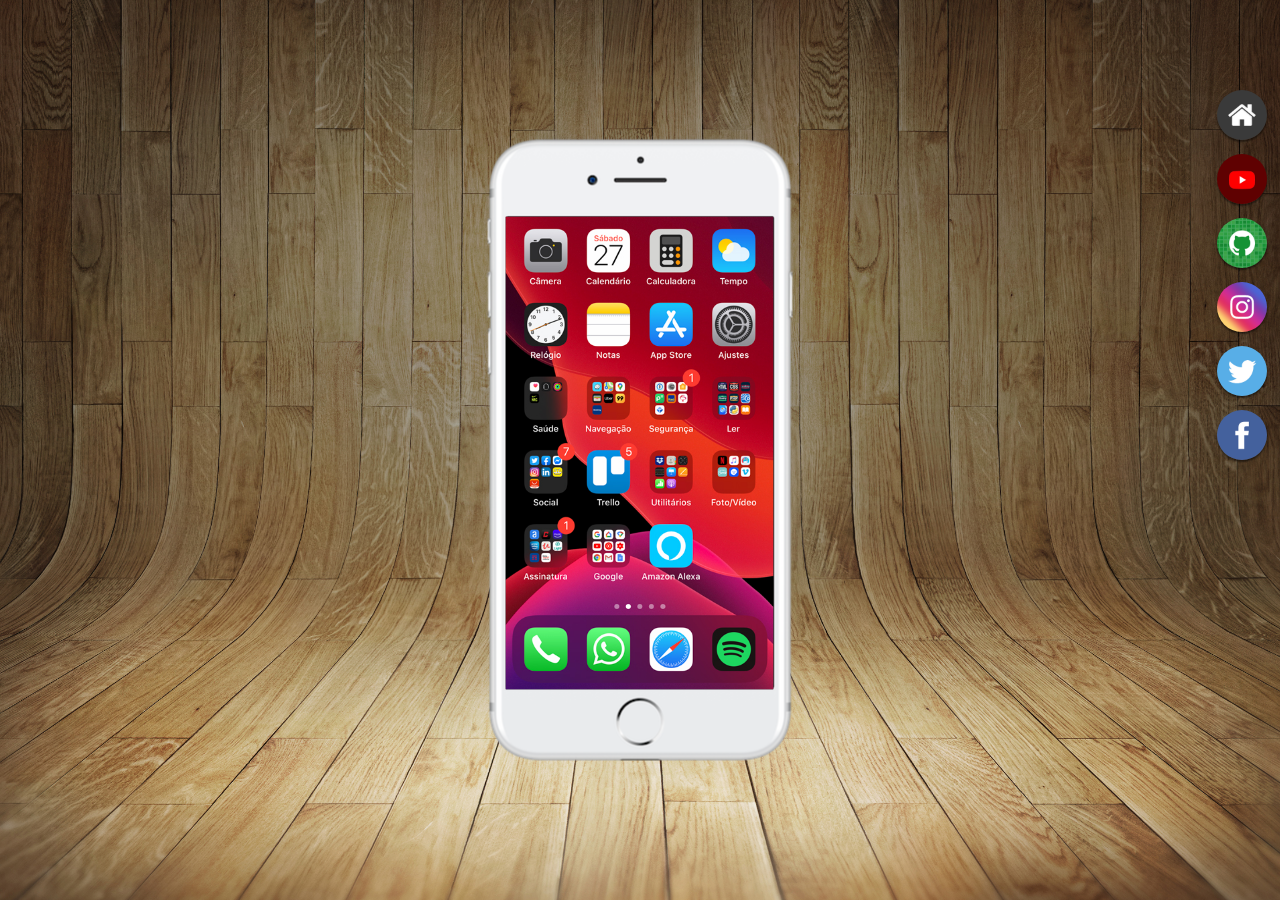
<file: index.html>
<!DOCTYPE html>
<html lang="pt-br">
<head>
    <meta charset="UTF-8">
    <meta name="viewport" content="width=device-width, initial-scale=1.0">
    <title>Projeto Redes Sociais</title>
    <link rel="shortcut icon" href="favicon.ico" type="image/x-icon">
    <link rel="stylesheet" href="estilos/style.css">
</head>
<body>
    <main>
        <section id="telefone">
           <iframe src="home.html" frameborder="0" name="tela" id="tela">
                <p>
                    Seu navegador não é compatível com isso.
                </p>
           </iframe>
        </section>
        <section id="redes">
            <a href="home.html" target="tela">
                <img src="imagens/logo-home.jpg" alt="logo-home">
            </a><br>
            <a href="youtube.html" target="tela">
                <img src="imagens/logo-youtube.jpg" alt="logo-youtube">
            </a><br>
            <a href="github.html" target="tela">
                <img src="imagens/logo-github.jpg" alt="logo-github">
            </a><br>
            <a href="instagram.html" target="tela">
                <img src="imagens/logo-instagram.jpg" alt="logo-instagram">
            </a><br>
            <a href="twitter.html" target="tela">
                <img src="imagens/logo-twitter.jpg" alt="logo-twitter">
            </a><br>
            <a href="facebook.html" target="tela">
                <img src="imagens/logo-facebook.jpg" alt="logo-facebook">
            </a>
        </section>
    </main>
</body>
</html>
</file>
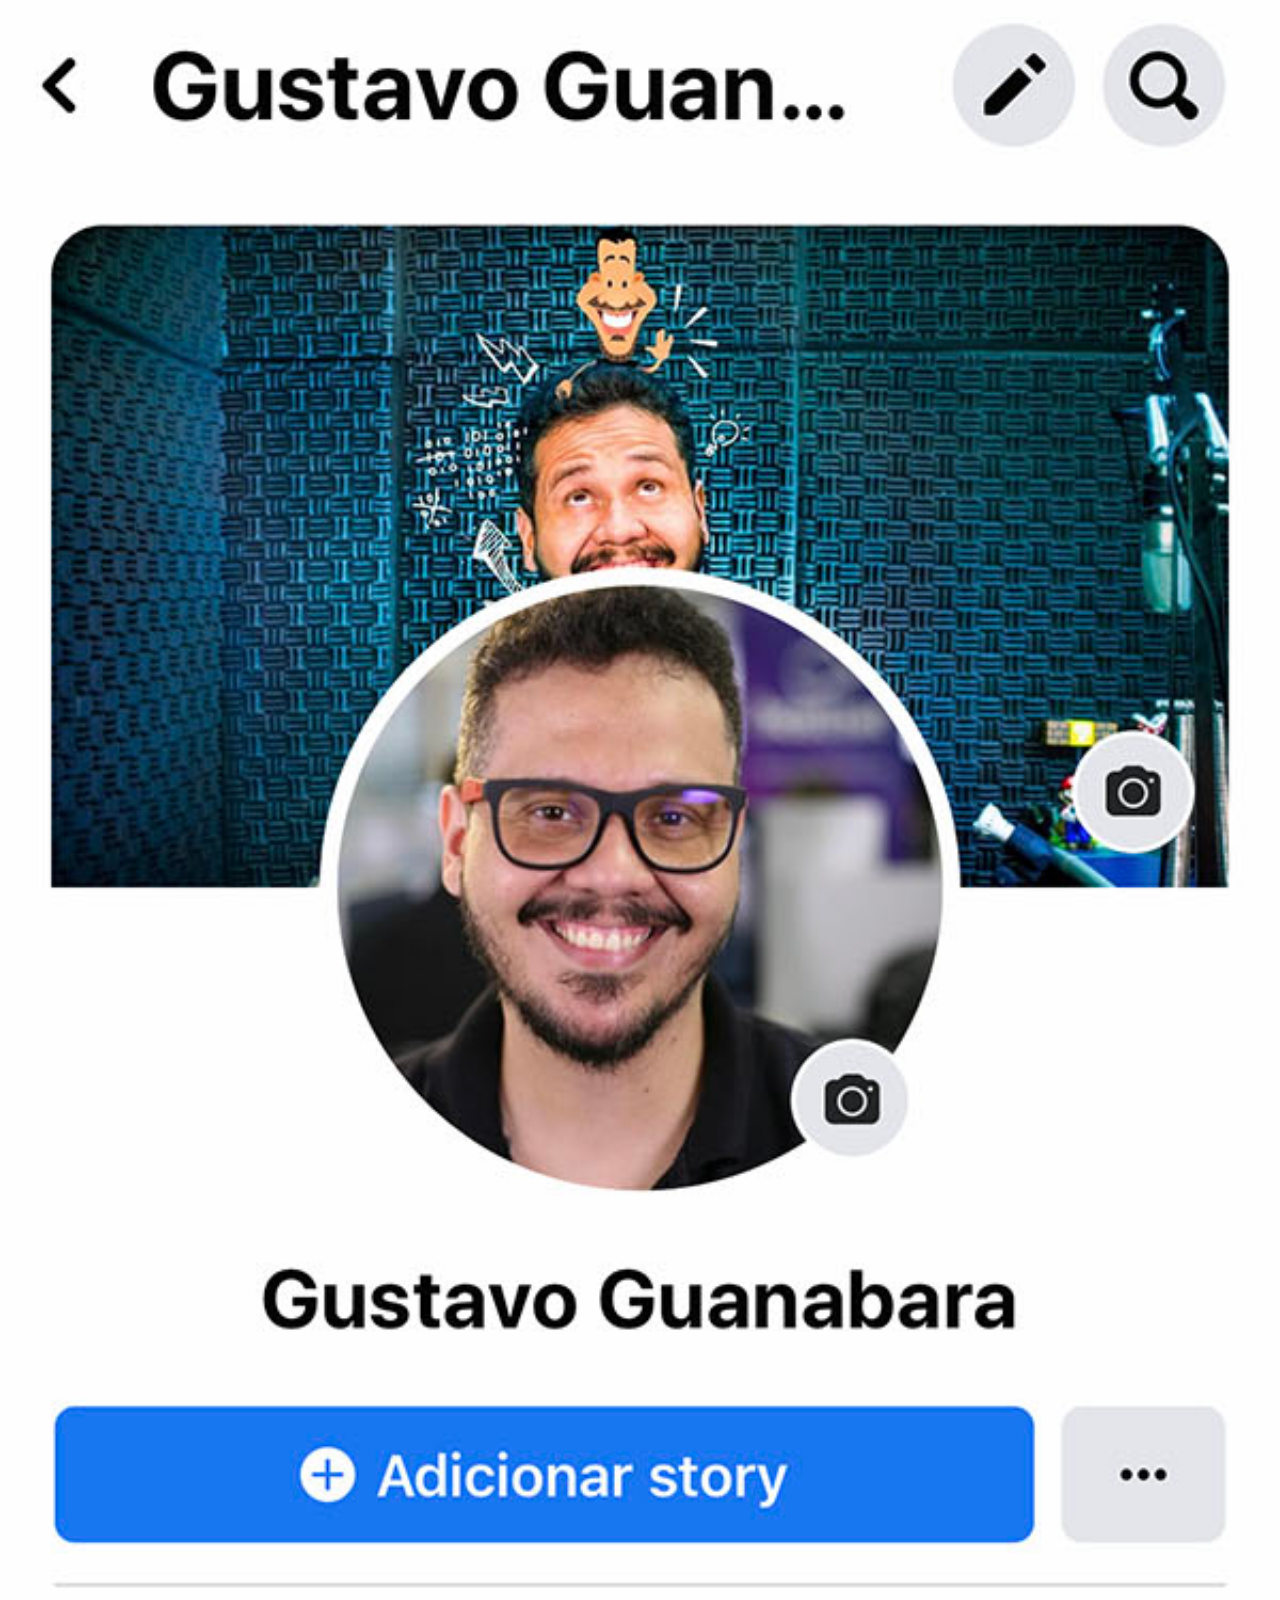
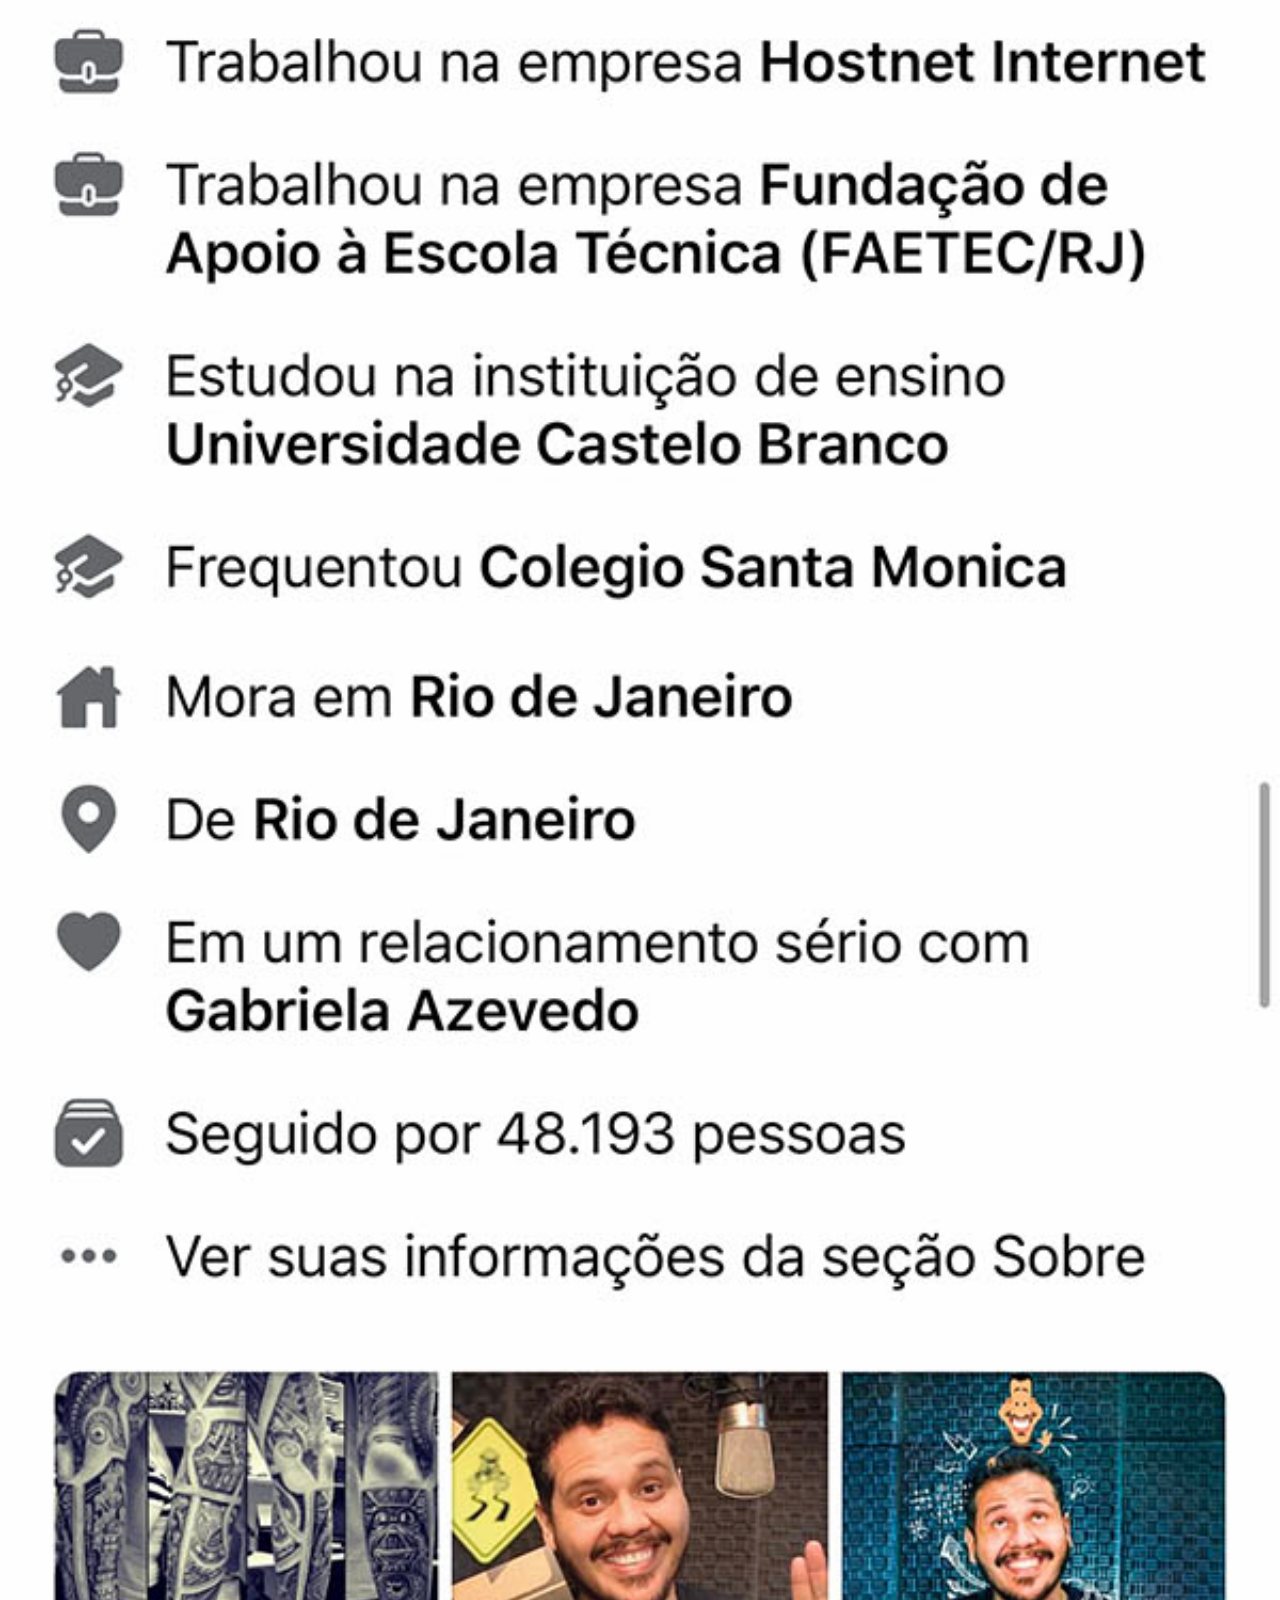
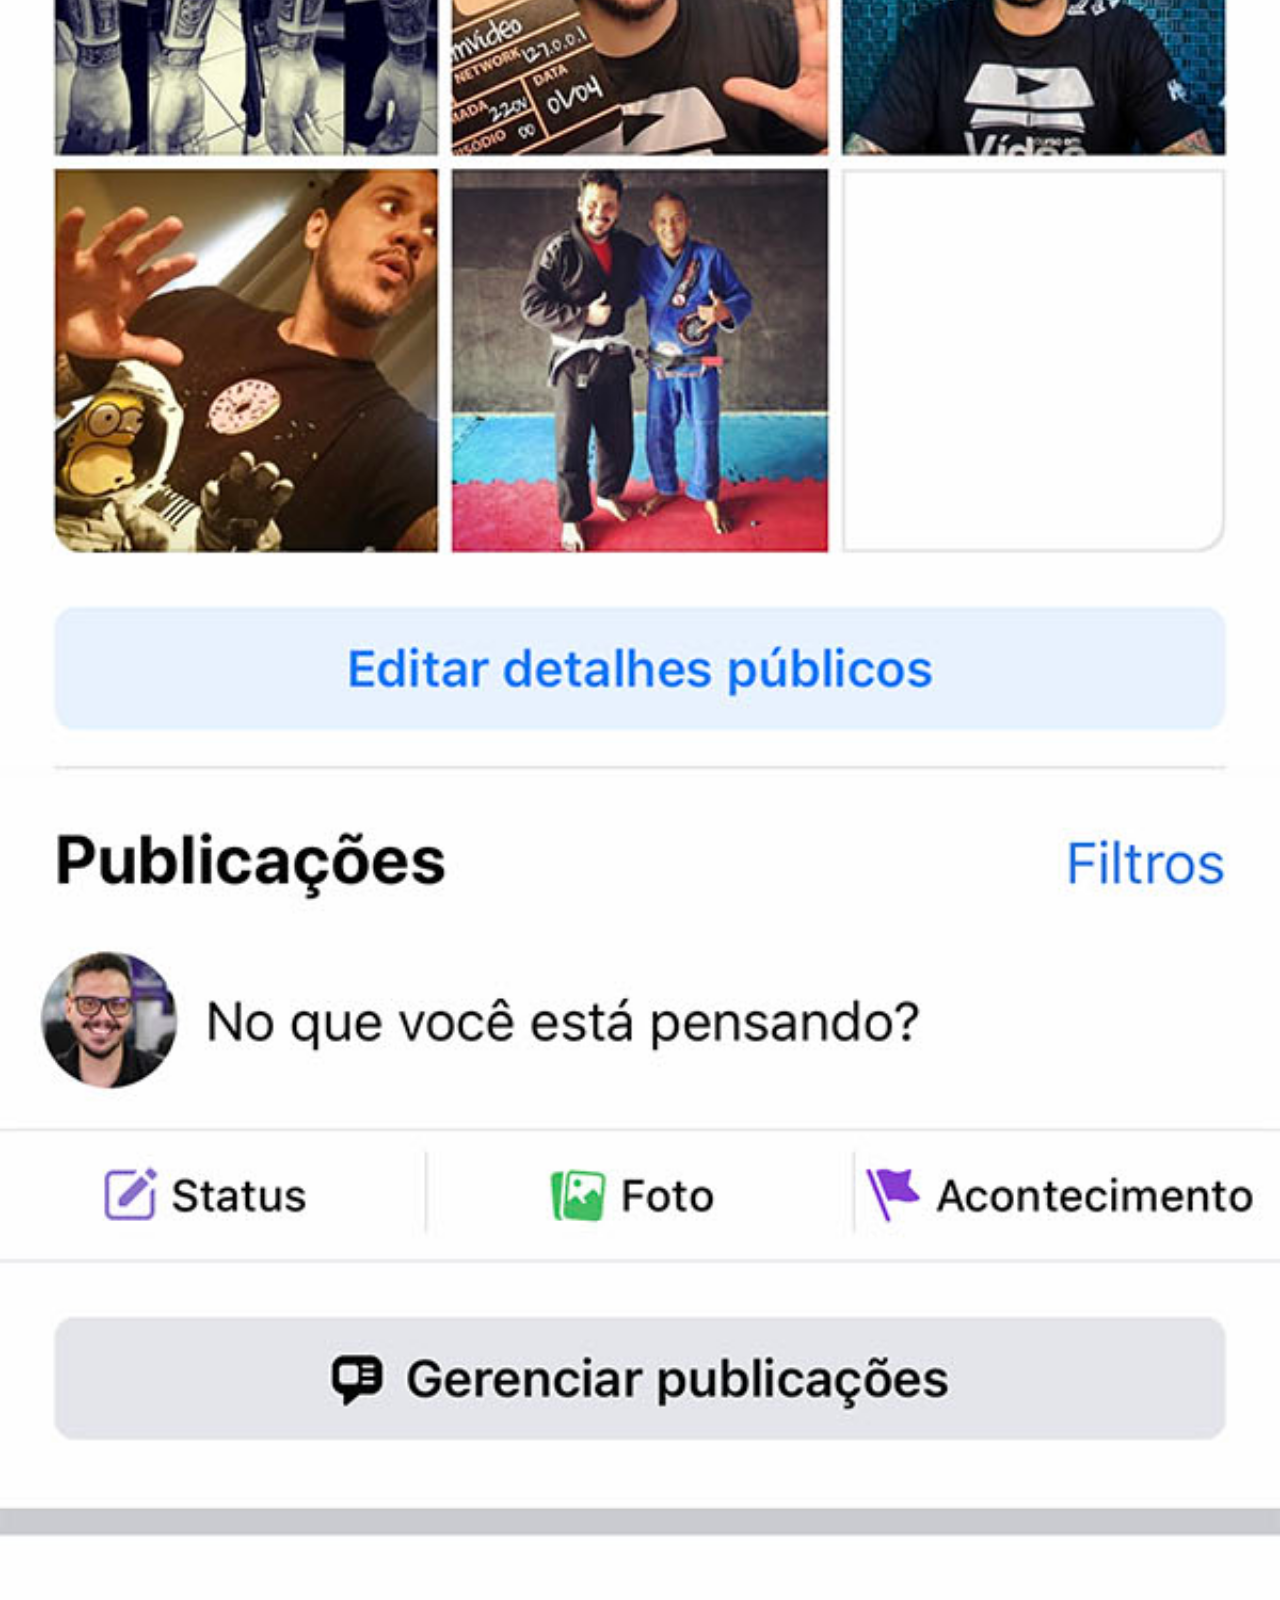
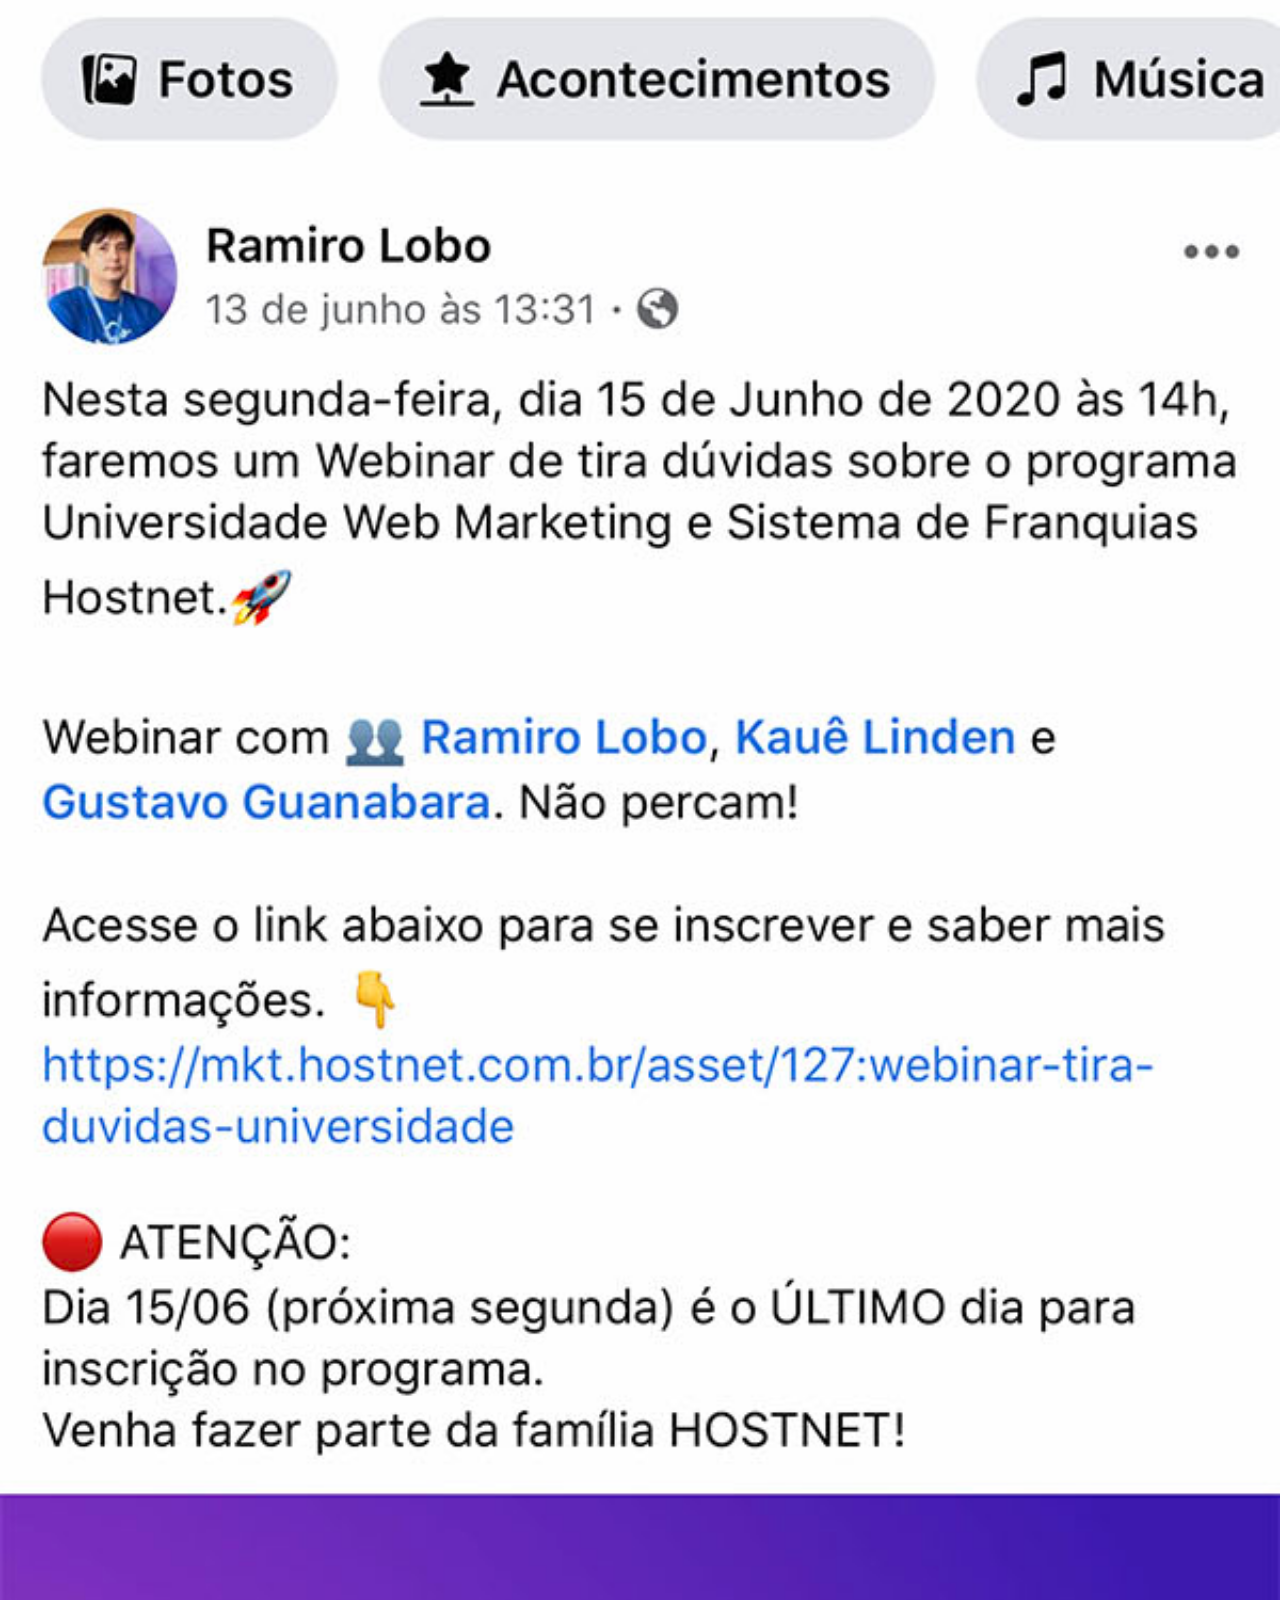
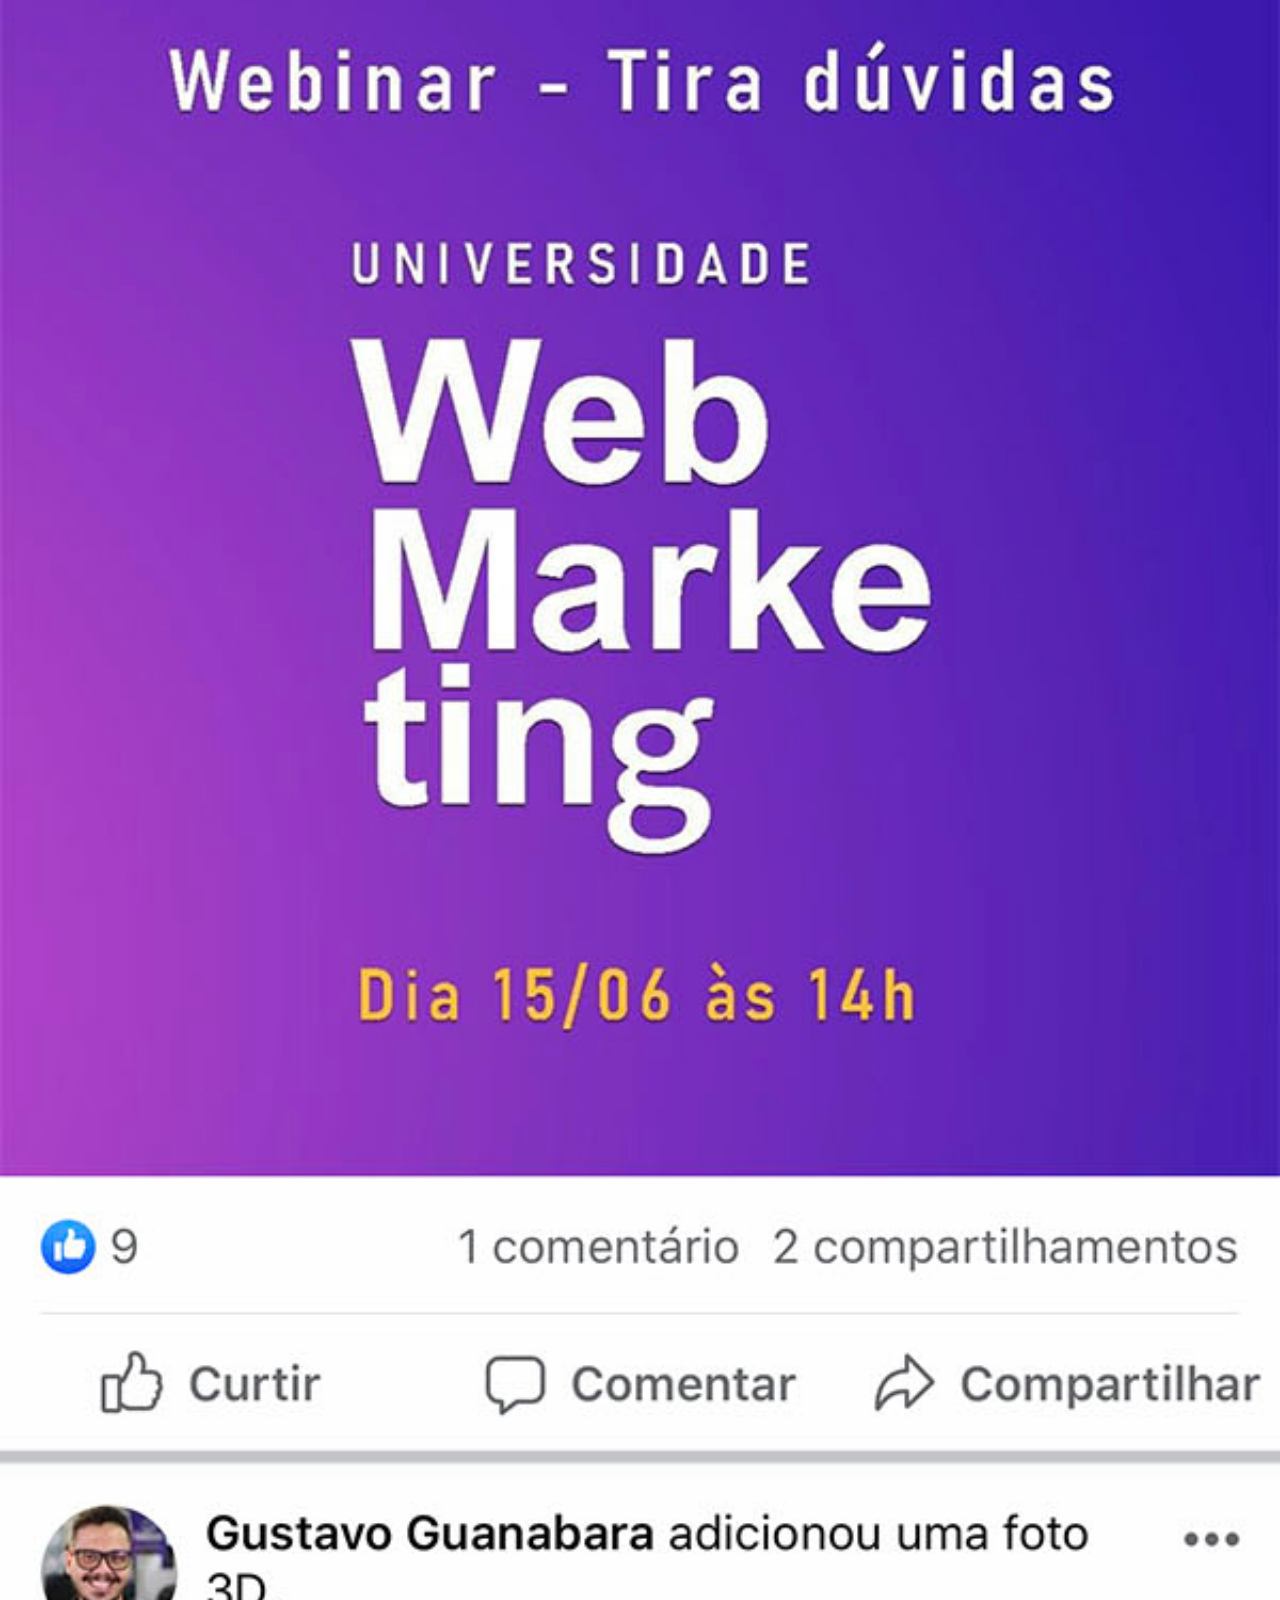
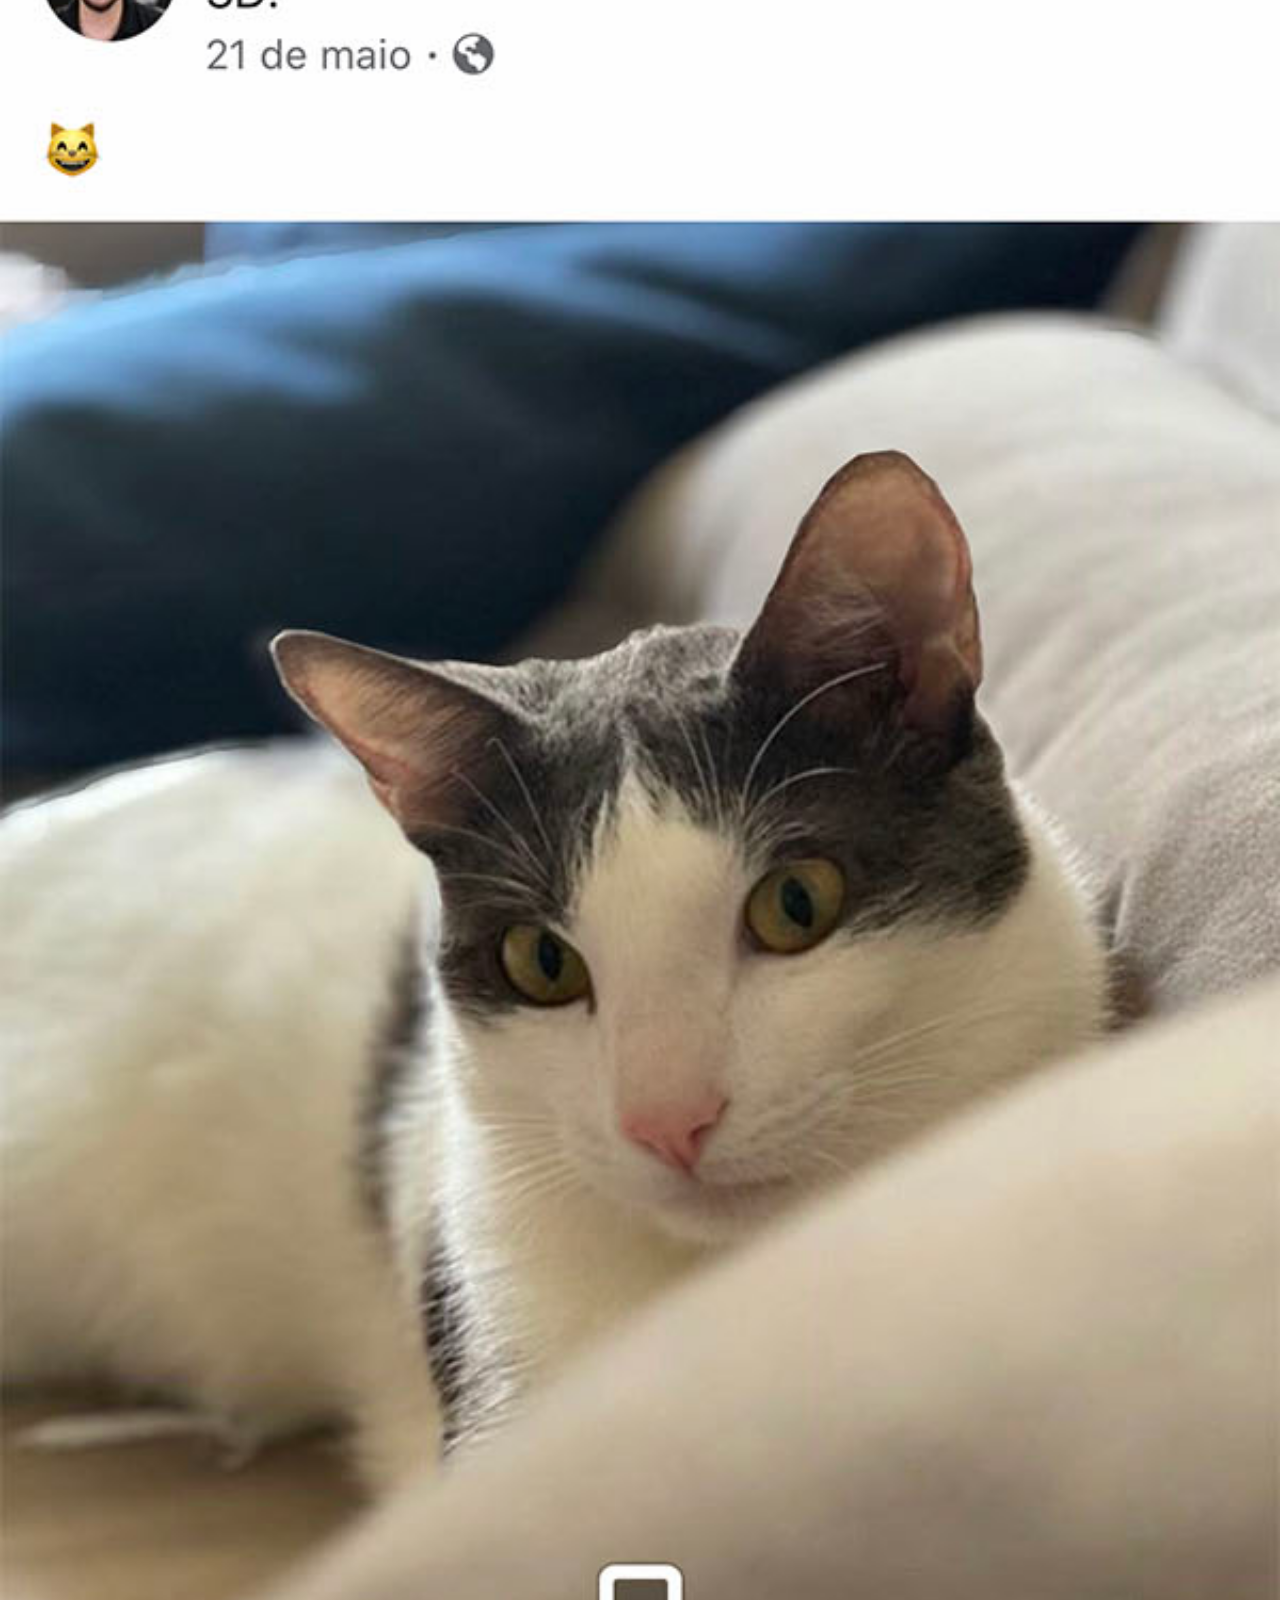
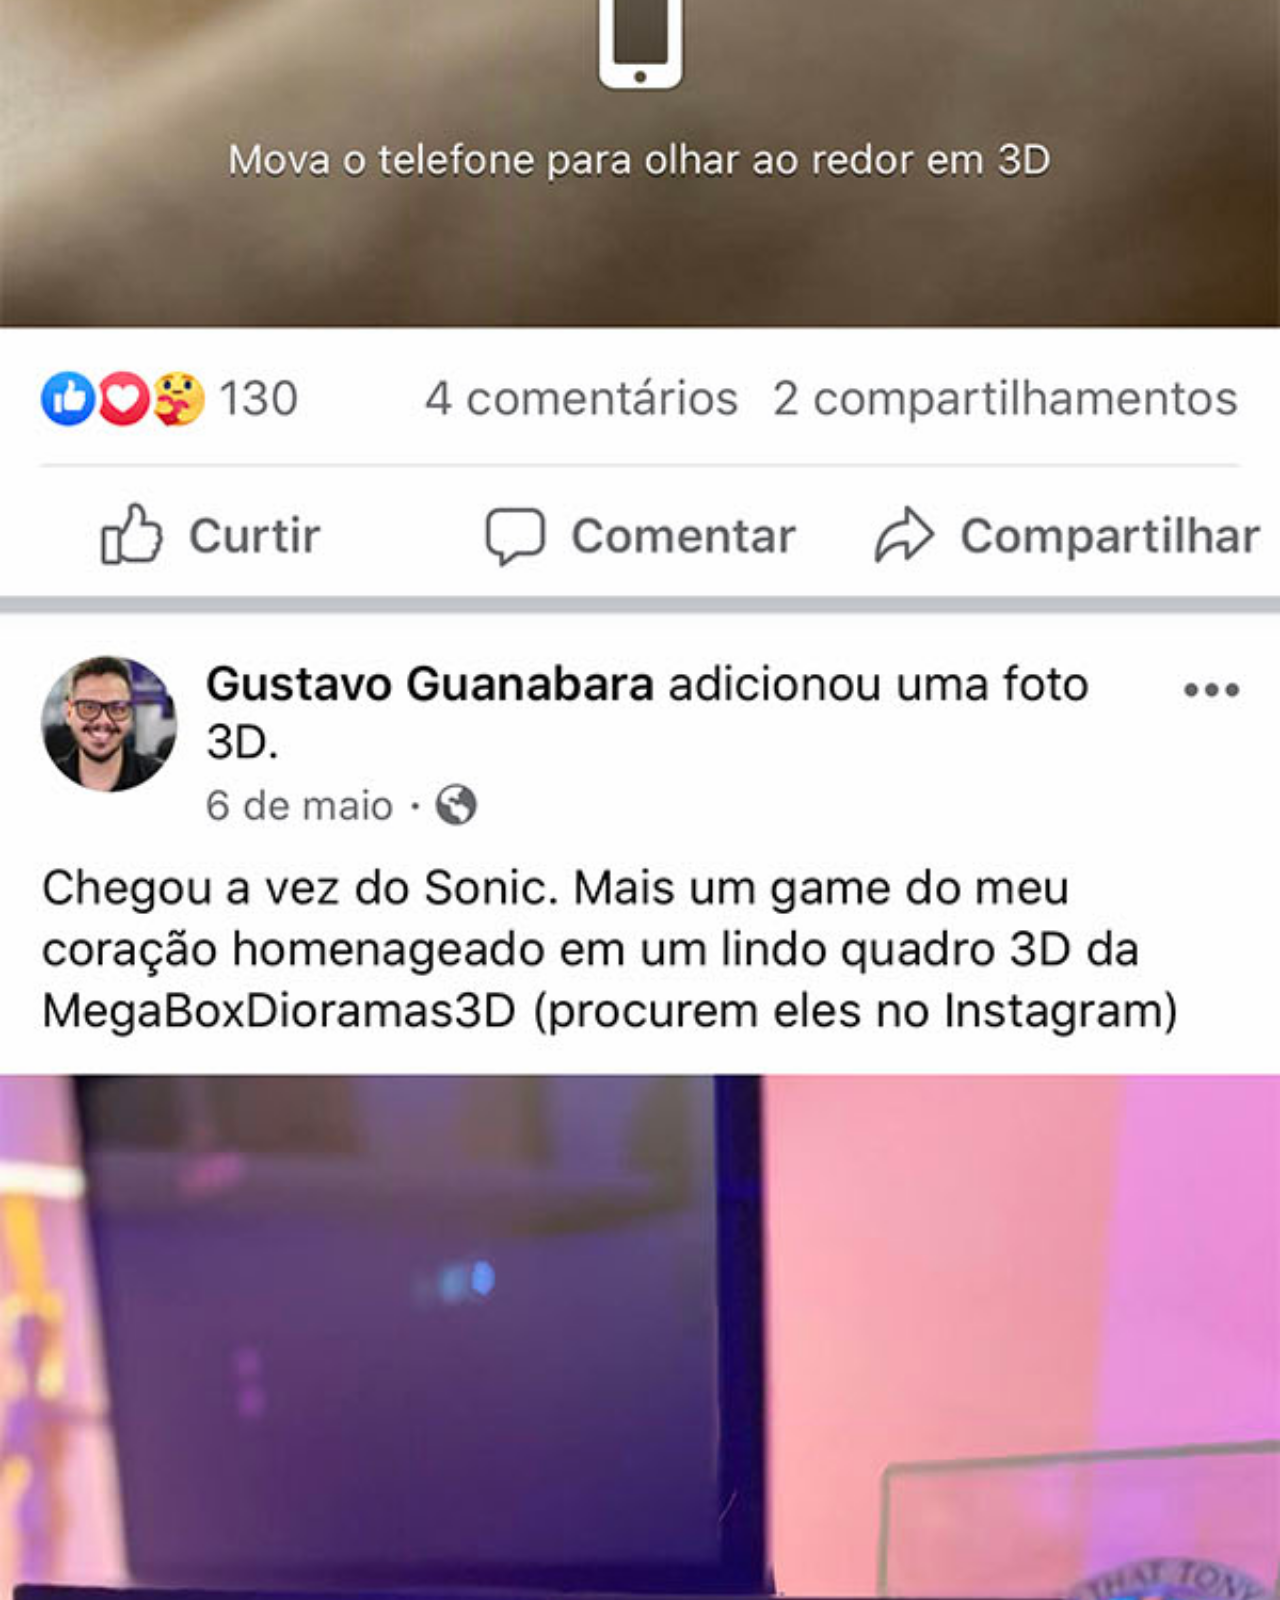
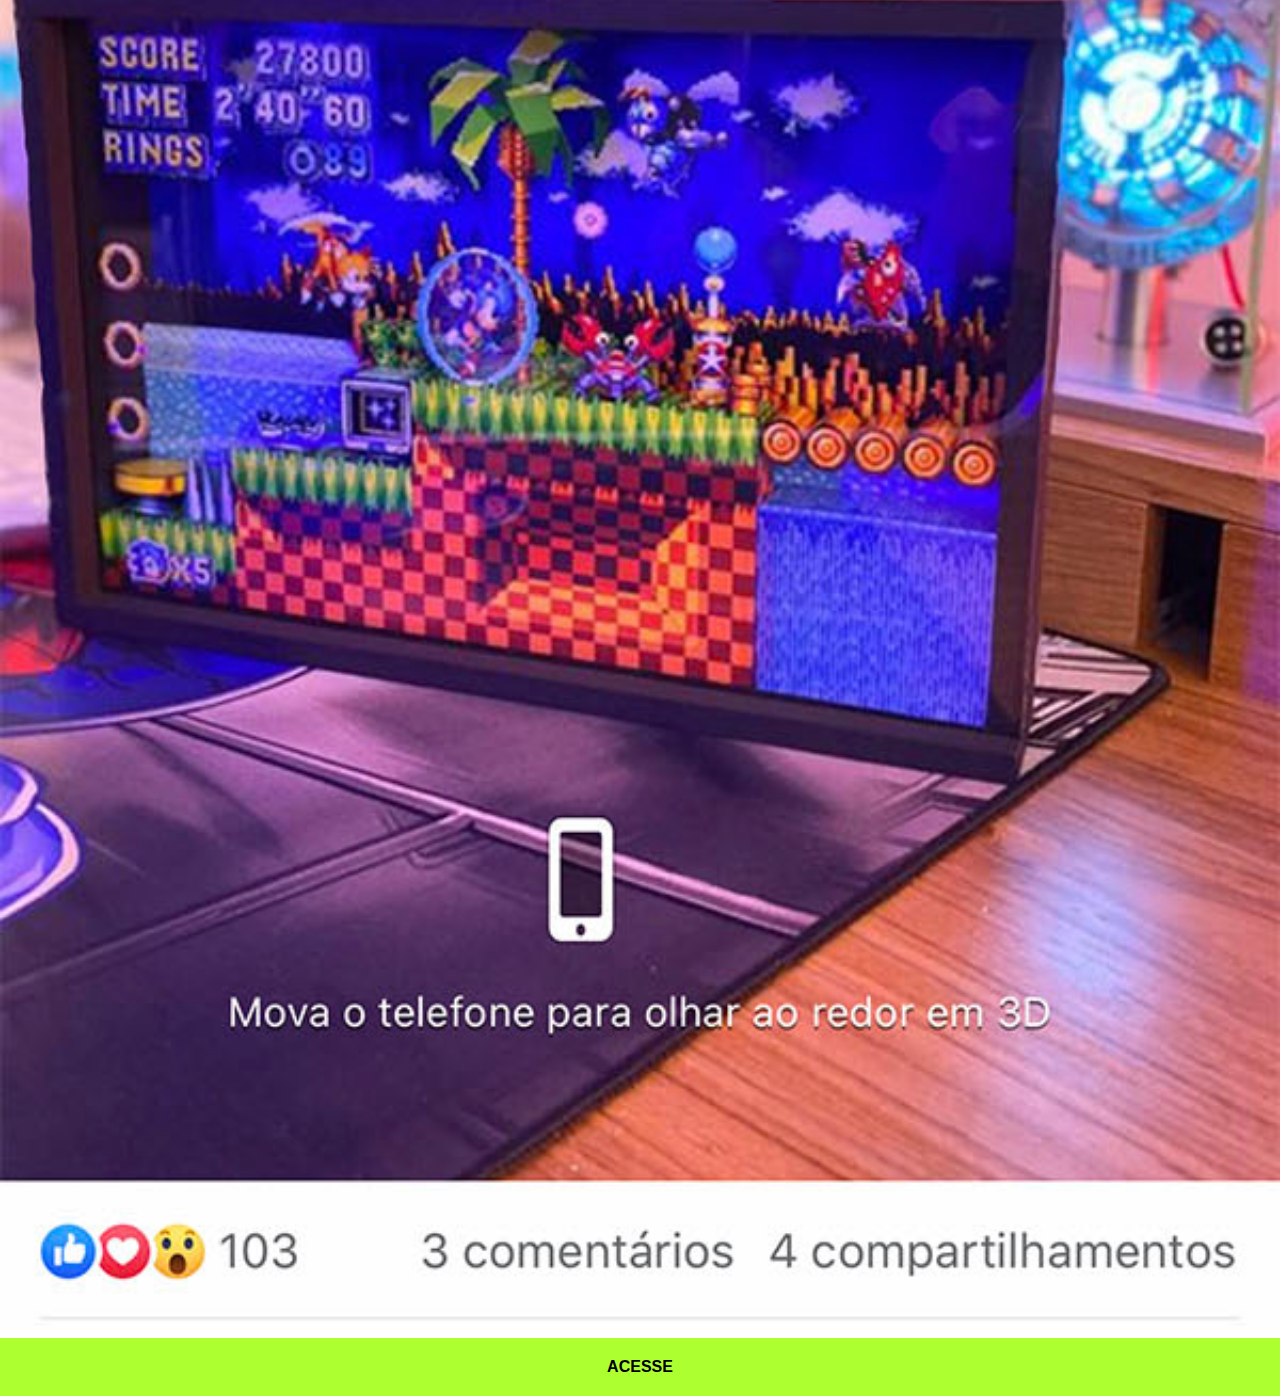
<file: facebook.html>
<!DOCTYPE html>
<html lang="pt-br">
<head>
    <meta charset="UTF-8">
    <meta name="viewport" content="width=device-width, initial-scale=1.0">
    <title>Facebook</title>
    <link rel="stylesheet" href="estilos/social.css">
</head>
<body>
    <img src="imagens/tela-facebook.jpg" alt="facebook">
    <a href="https://www.facebook.com/gustavoguanabara" target="_blank" rel="external">ACESSE</a>
</body>
</html>
</file>
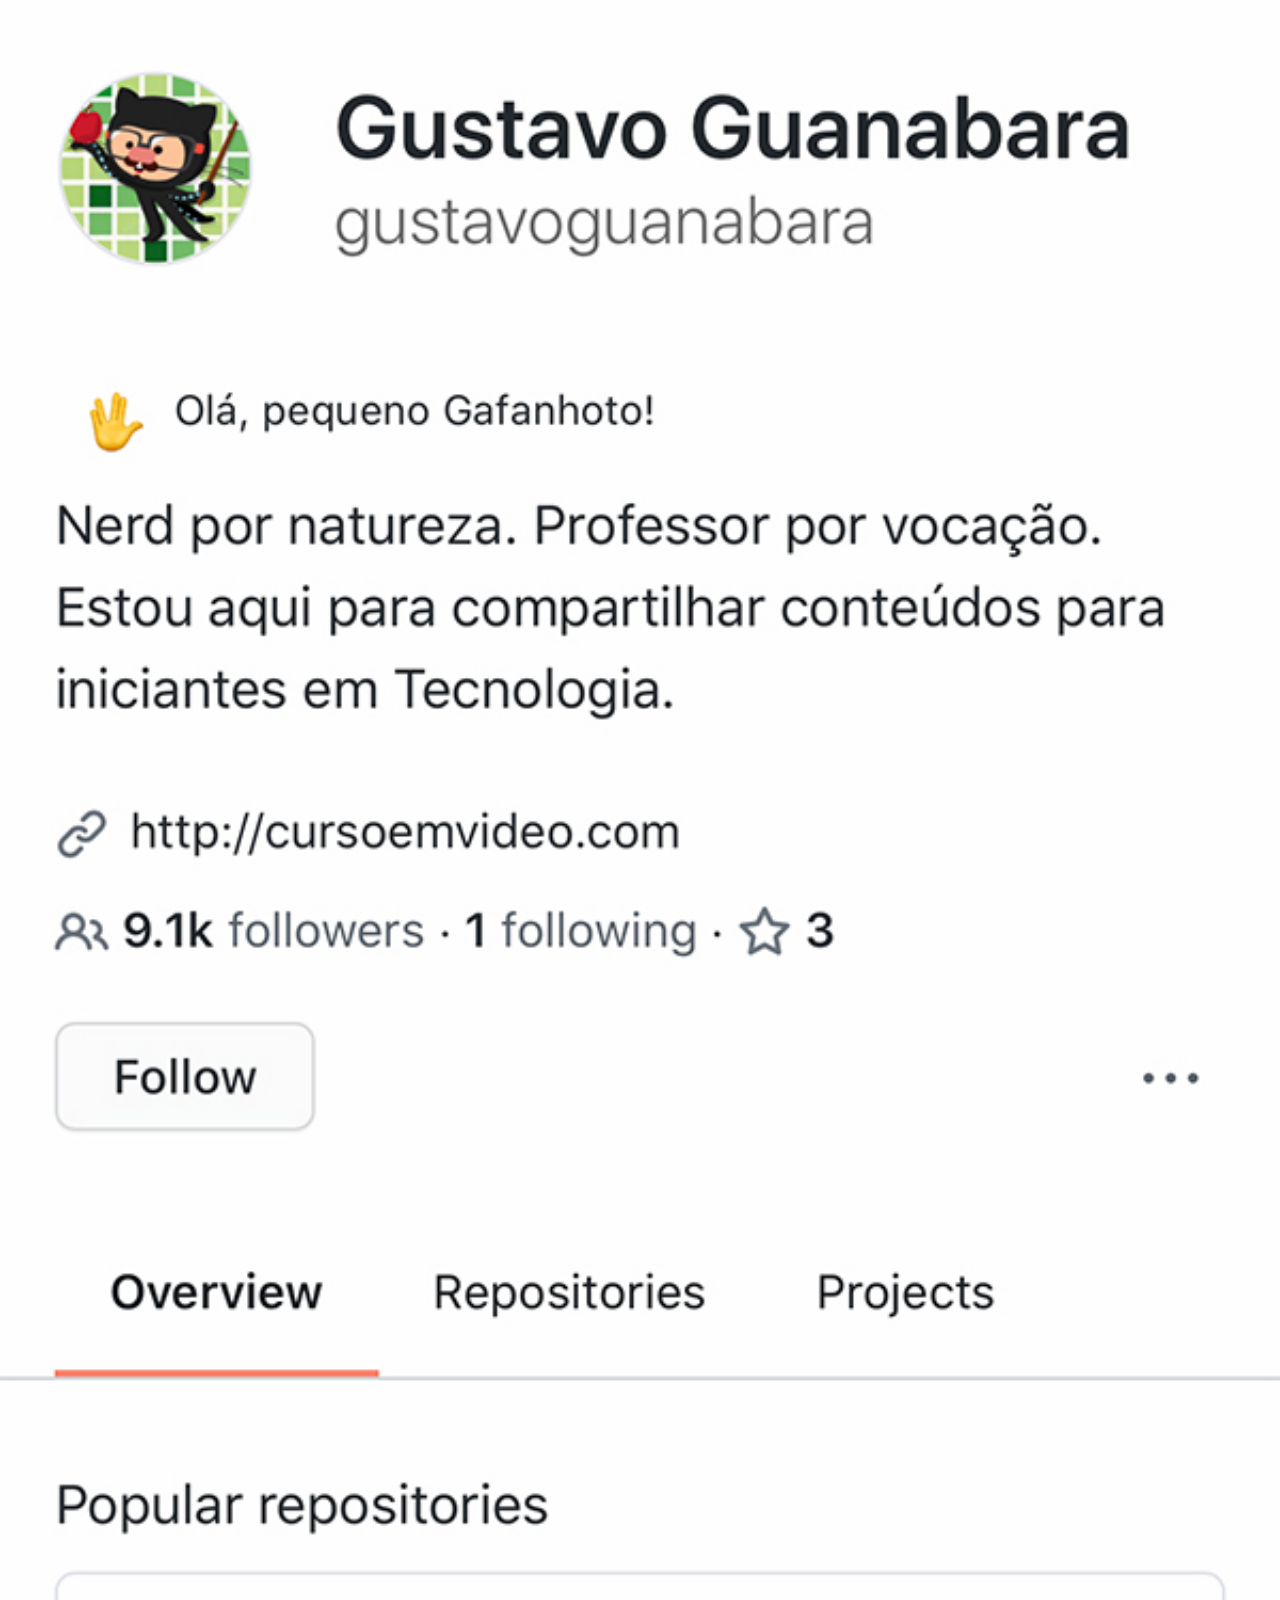
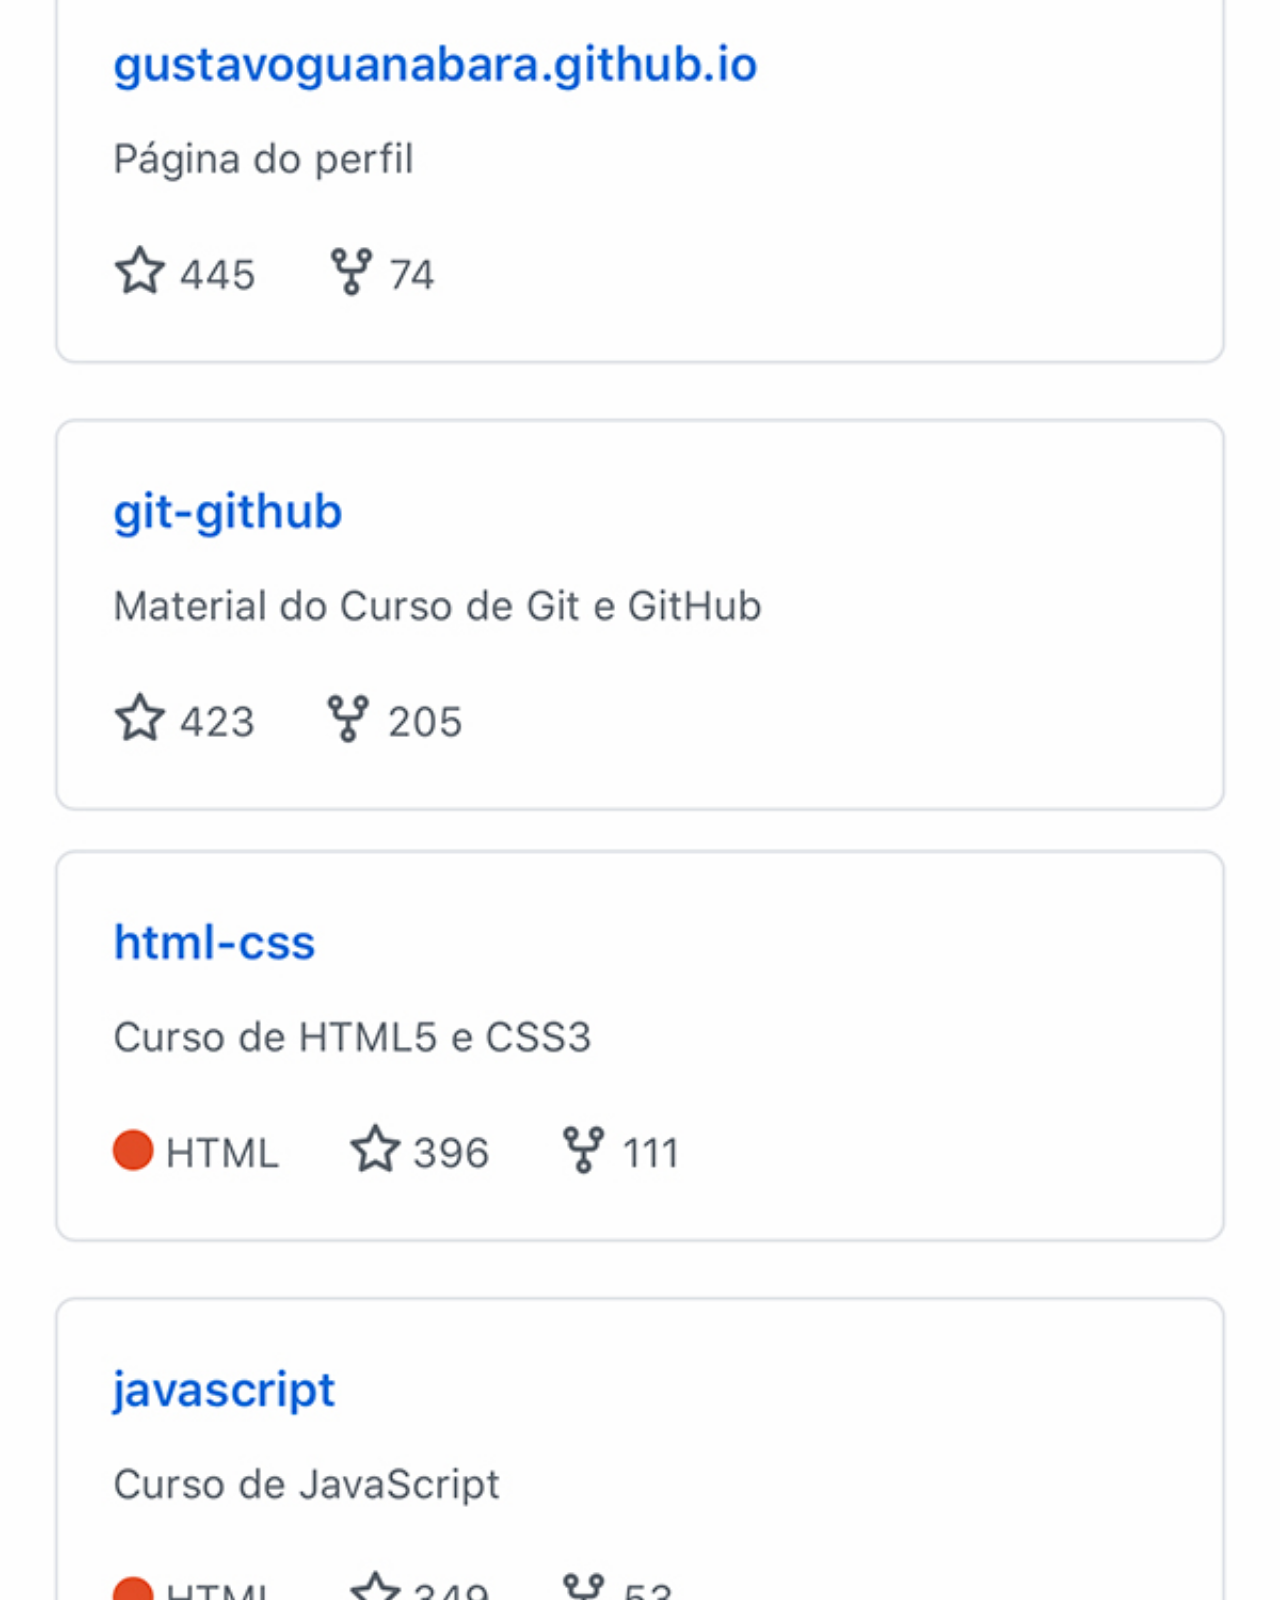
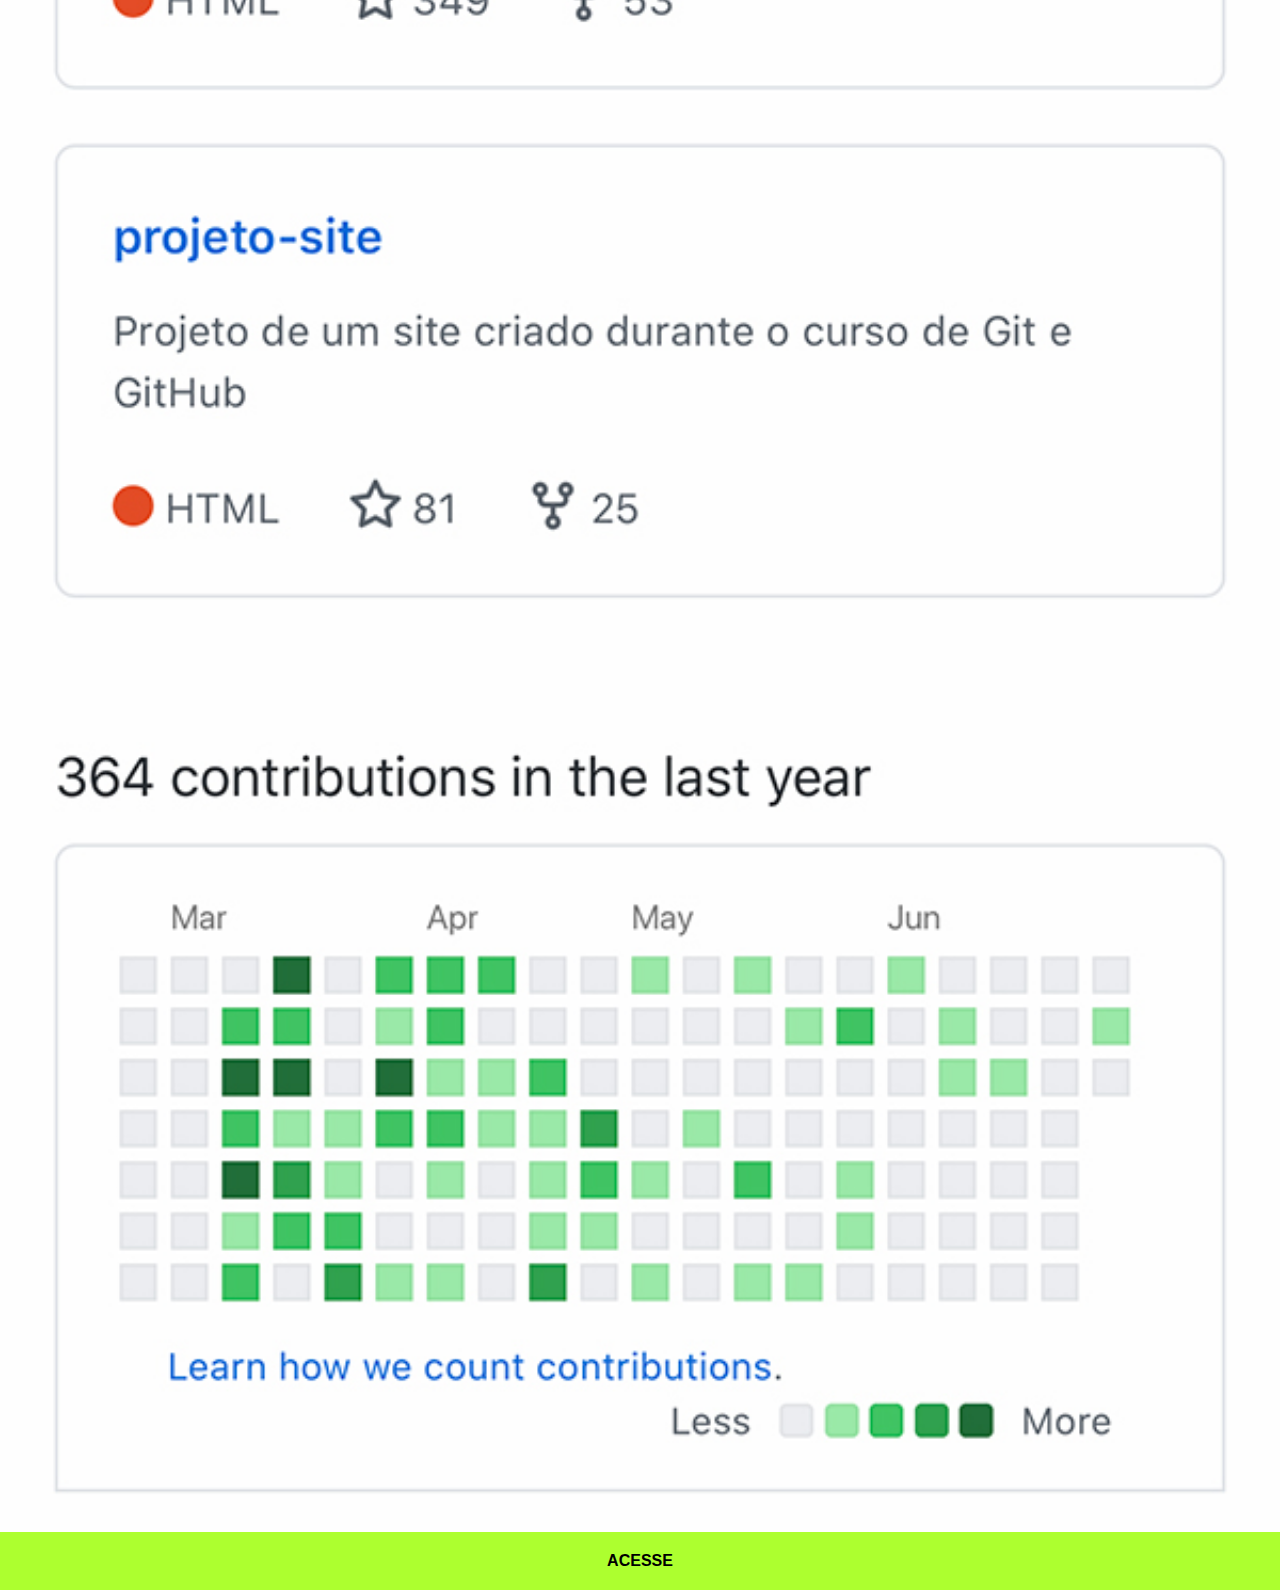
<file: github.html>
<!DOCTYPE html>
<html lang="pt-br">
<head>
    <meta charset="UTF-8">
    <meta name="viewport" content="width=device-width, initial-scale=1.0">
    <title>GitHub</title>
    <style>
        * {
            margin: 0px;
            padding: 0px;
            font-family: Arial, Helvetica, sans-serif;
        }
        ::-webkit-scrollbar {
            width: 0px;
            height: 0px;
        }
        img {
            display: block;
            width: 100vw;
        }
        a {
            display: block;
            background-color: greenyellow;
            color: black;
            padding: 20px;
            text-align: center;
            font-weight: bolder;
            text-decoration: none;
        }
        a:hover {
            background-color: rgb(0, 255, 0);
        }
    </style>
</head>
<body>
    <img src="imagens/tela-github.jpg" alt="github">
    <a href="https://github.com/gustavoguanabara" target="_blank" rel="external">ACESSE</a>
</body>
</html>
</file>
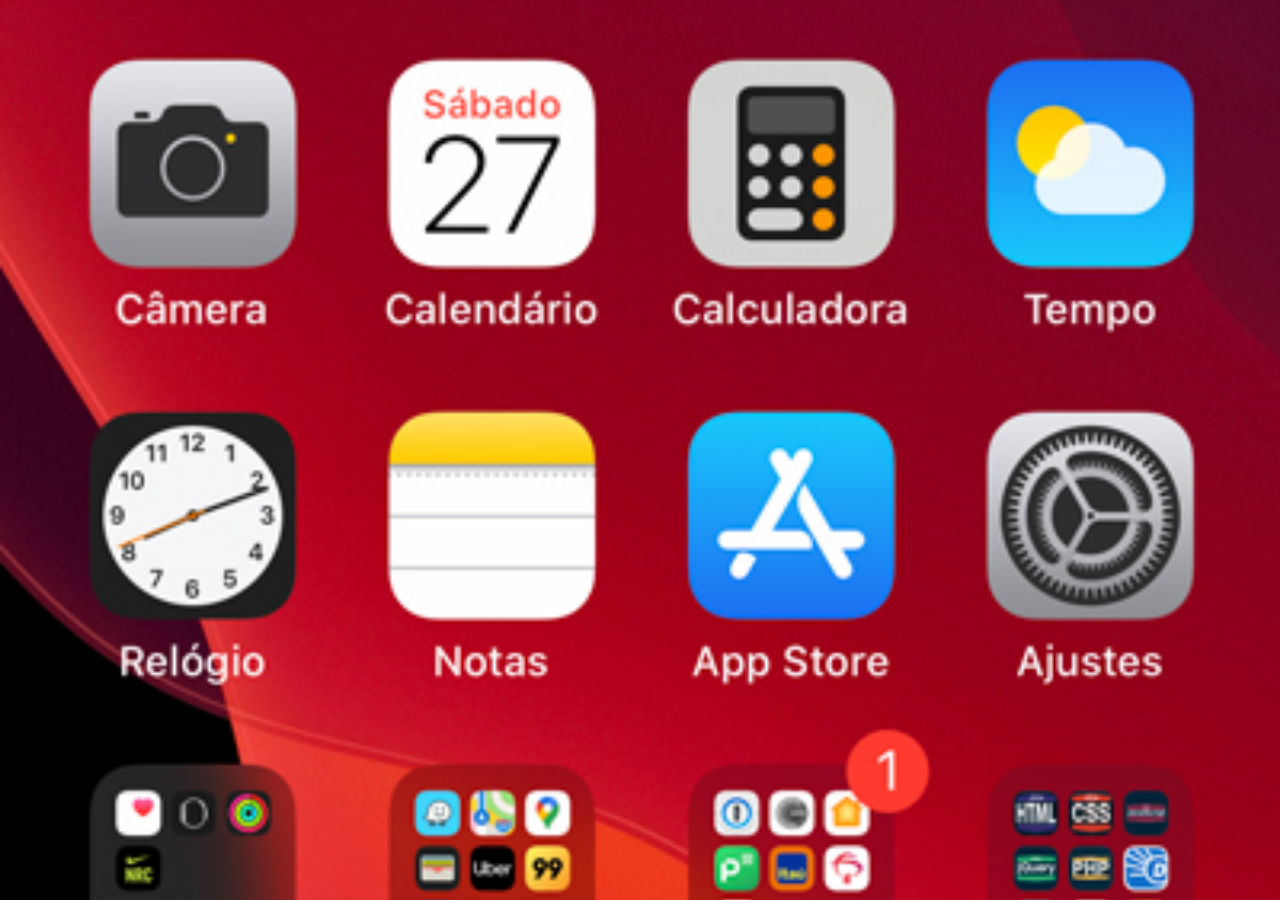
<file: home.html>
<!DOCTYPE html>
<html lang="pt-br">
<head>
    <meta charset="UTF-8">
    <meta name="viewport" content="width=device-width, initial-scale=1.0">
    <title>Home</title>
    <style>
        * {
            margin: 0px;
            padding: 0px;
        }
        body {
            width: 100vw;
            height: 100vh;
            background: black url(imagens/tela-home.jpg) center top no-repeat;
            background-size: cover;
        }
    </style>
</head>
<body>
    
</body>
</html>
</file>
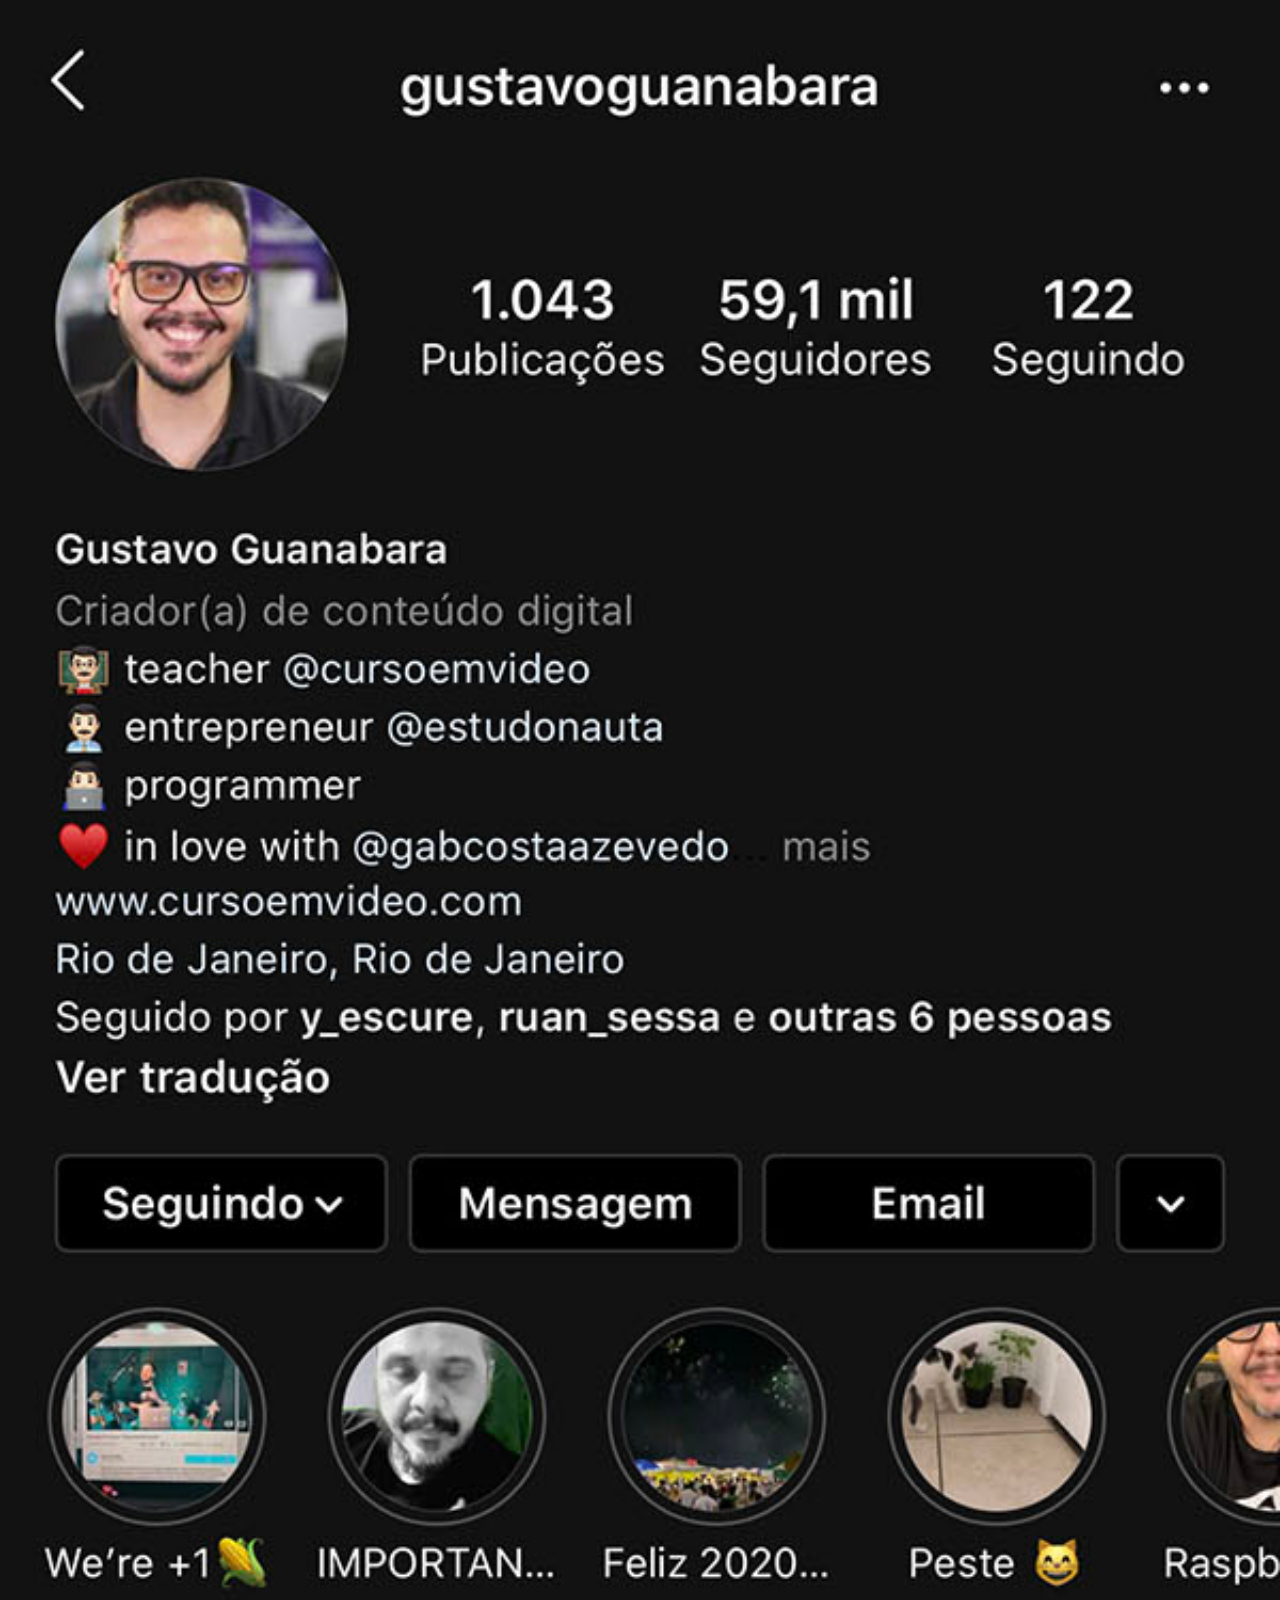
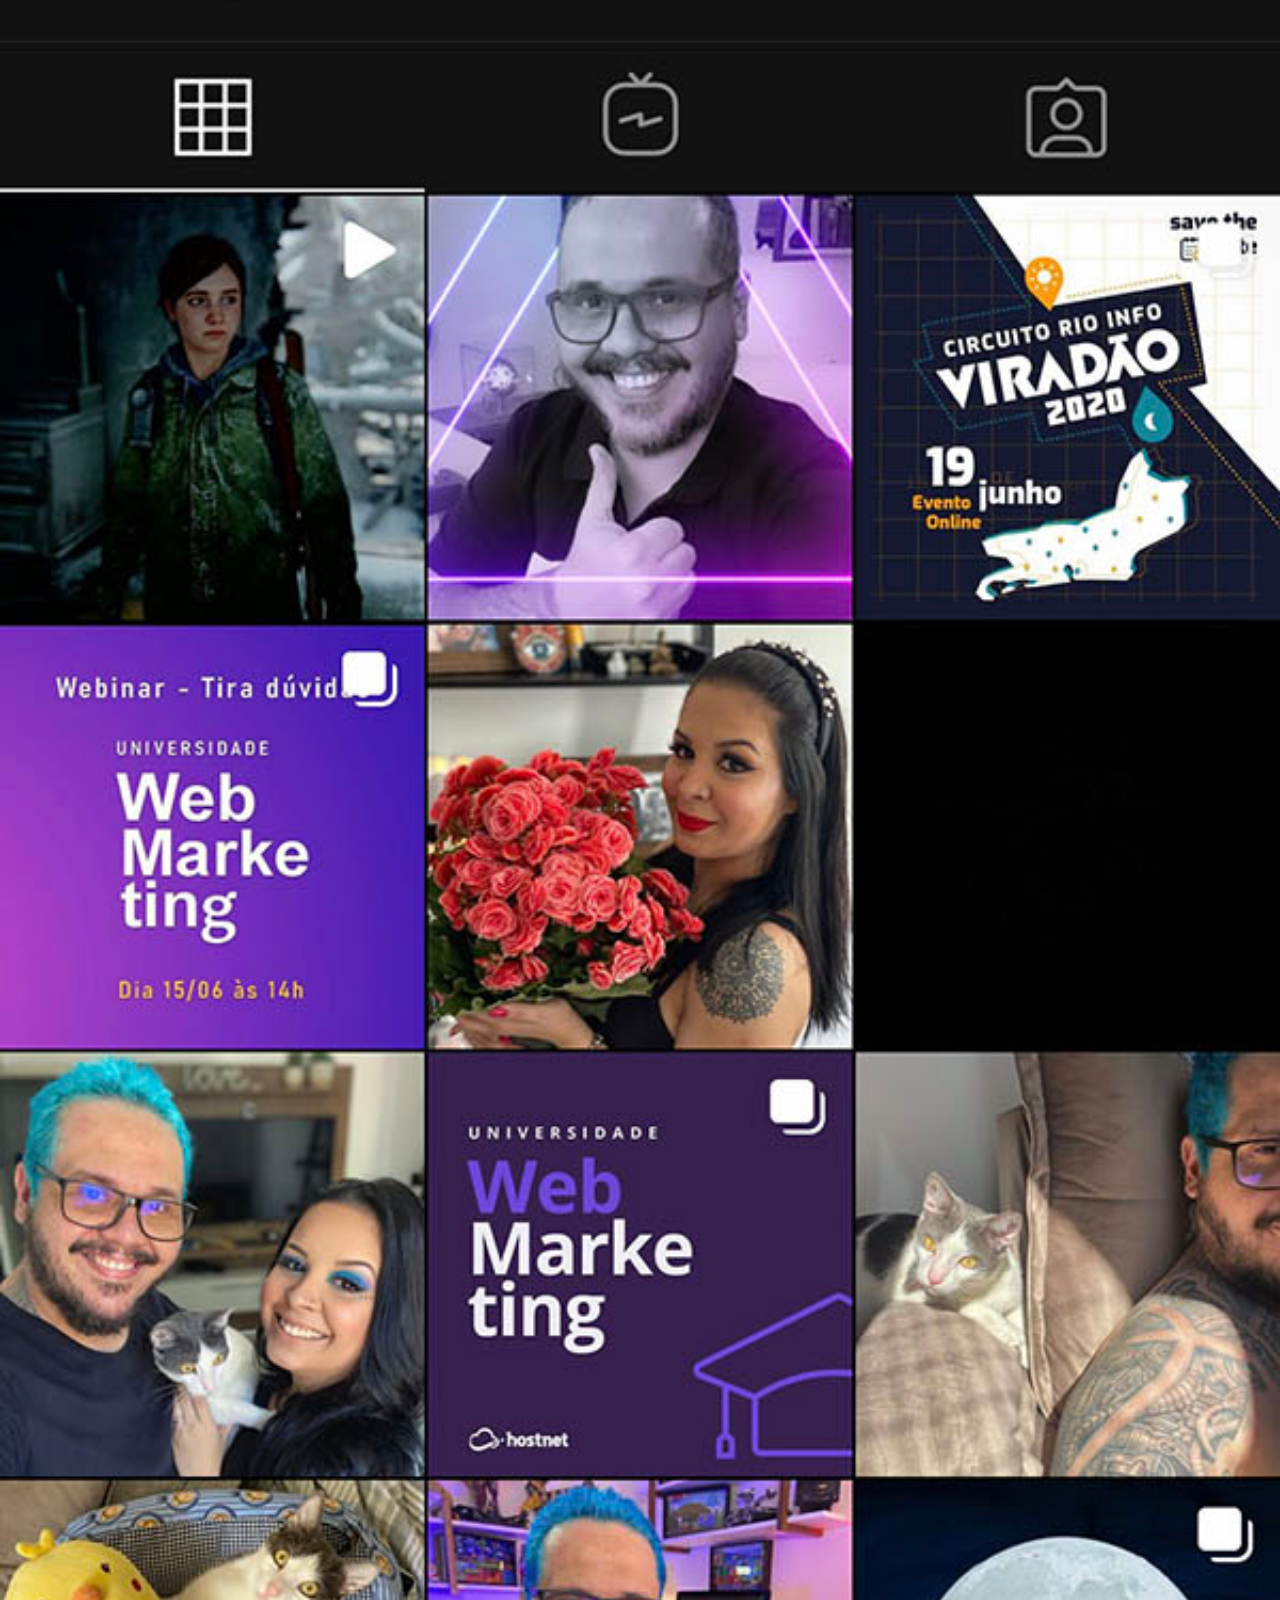
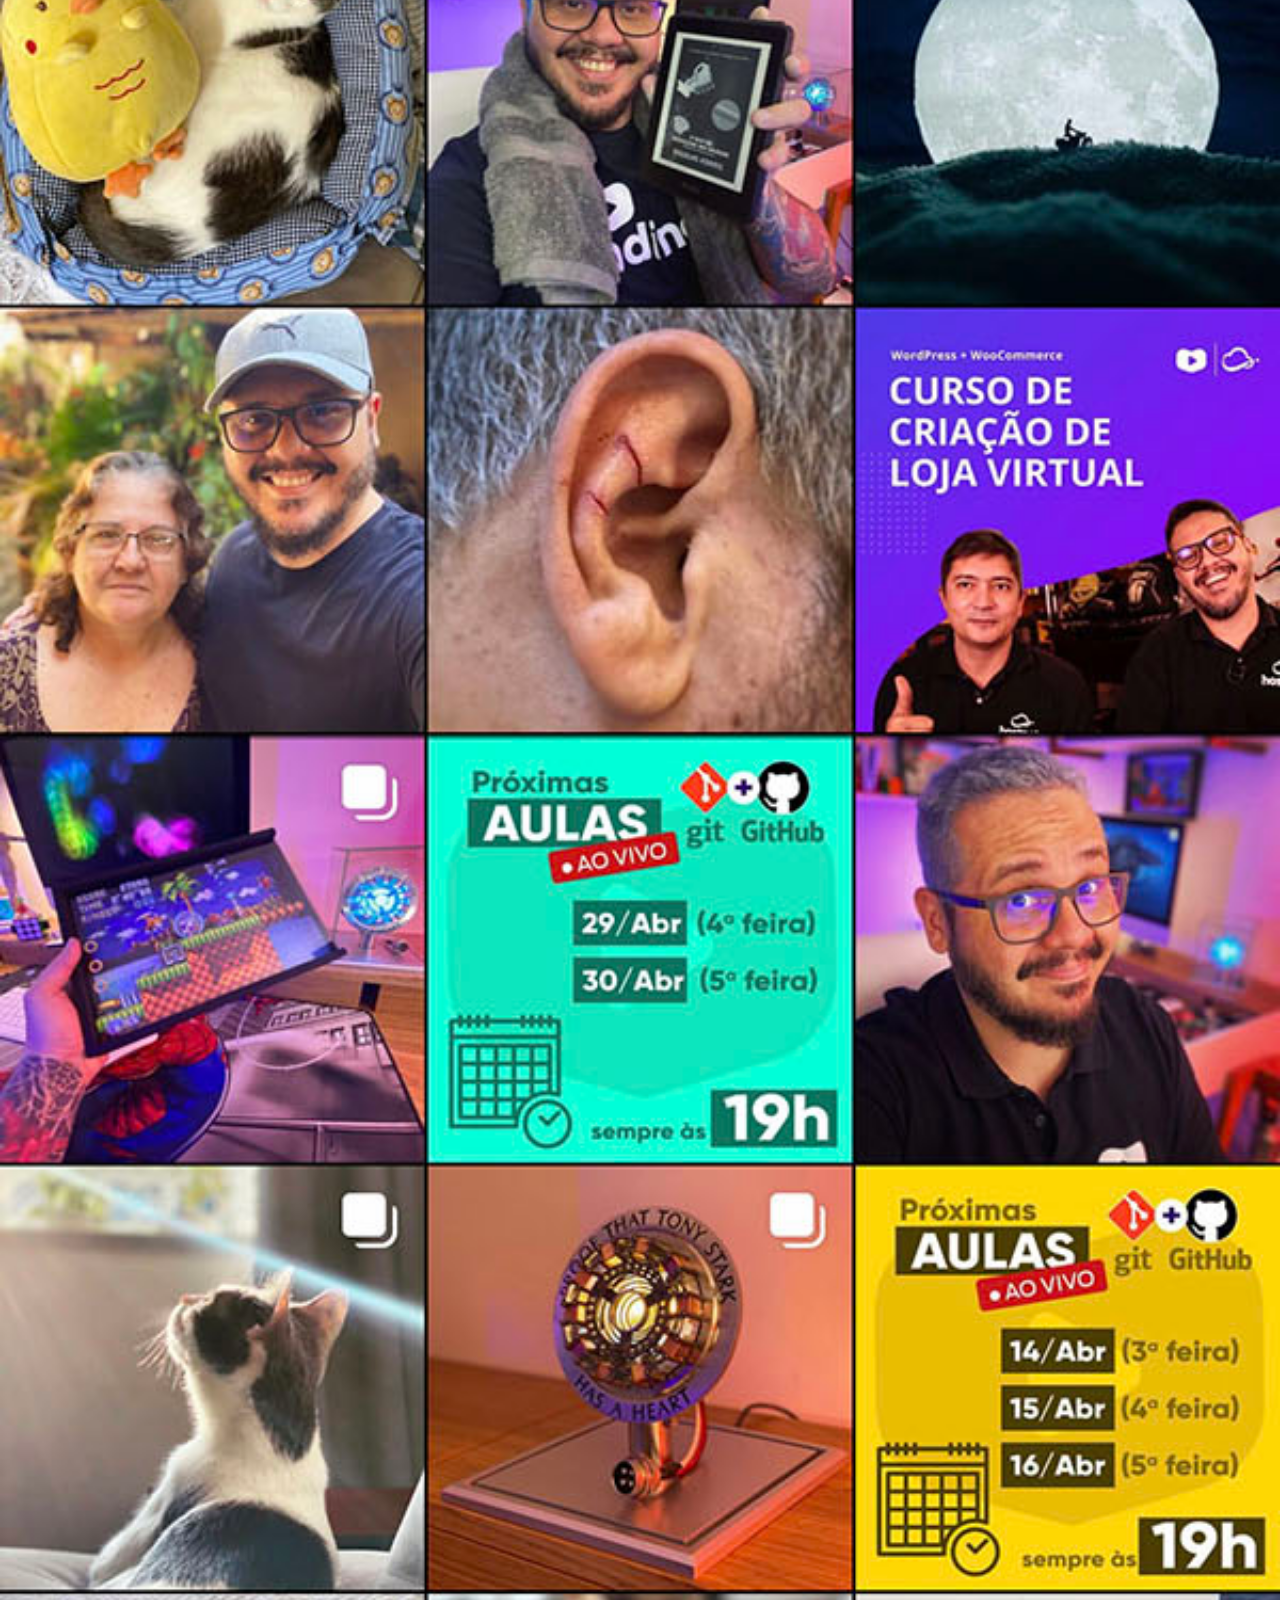
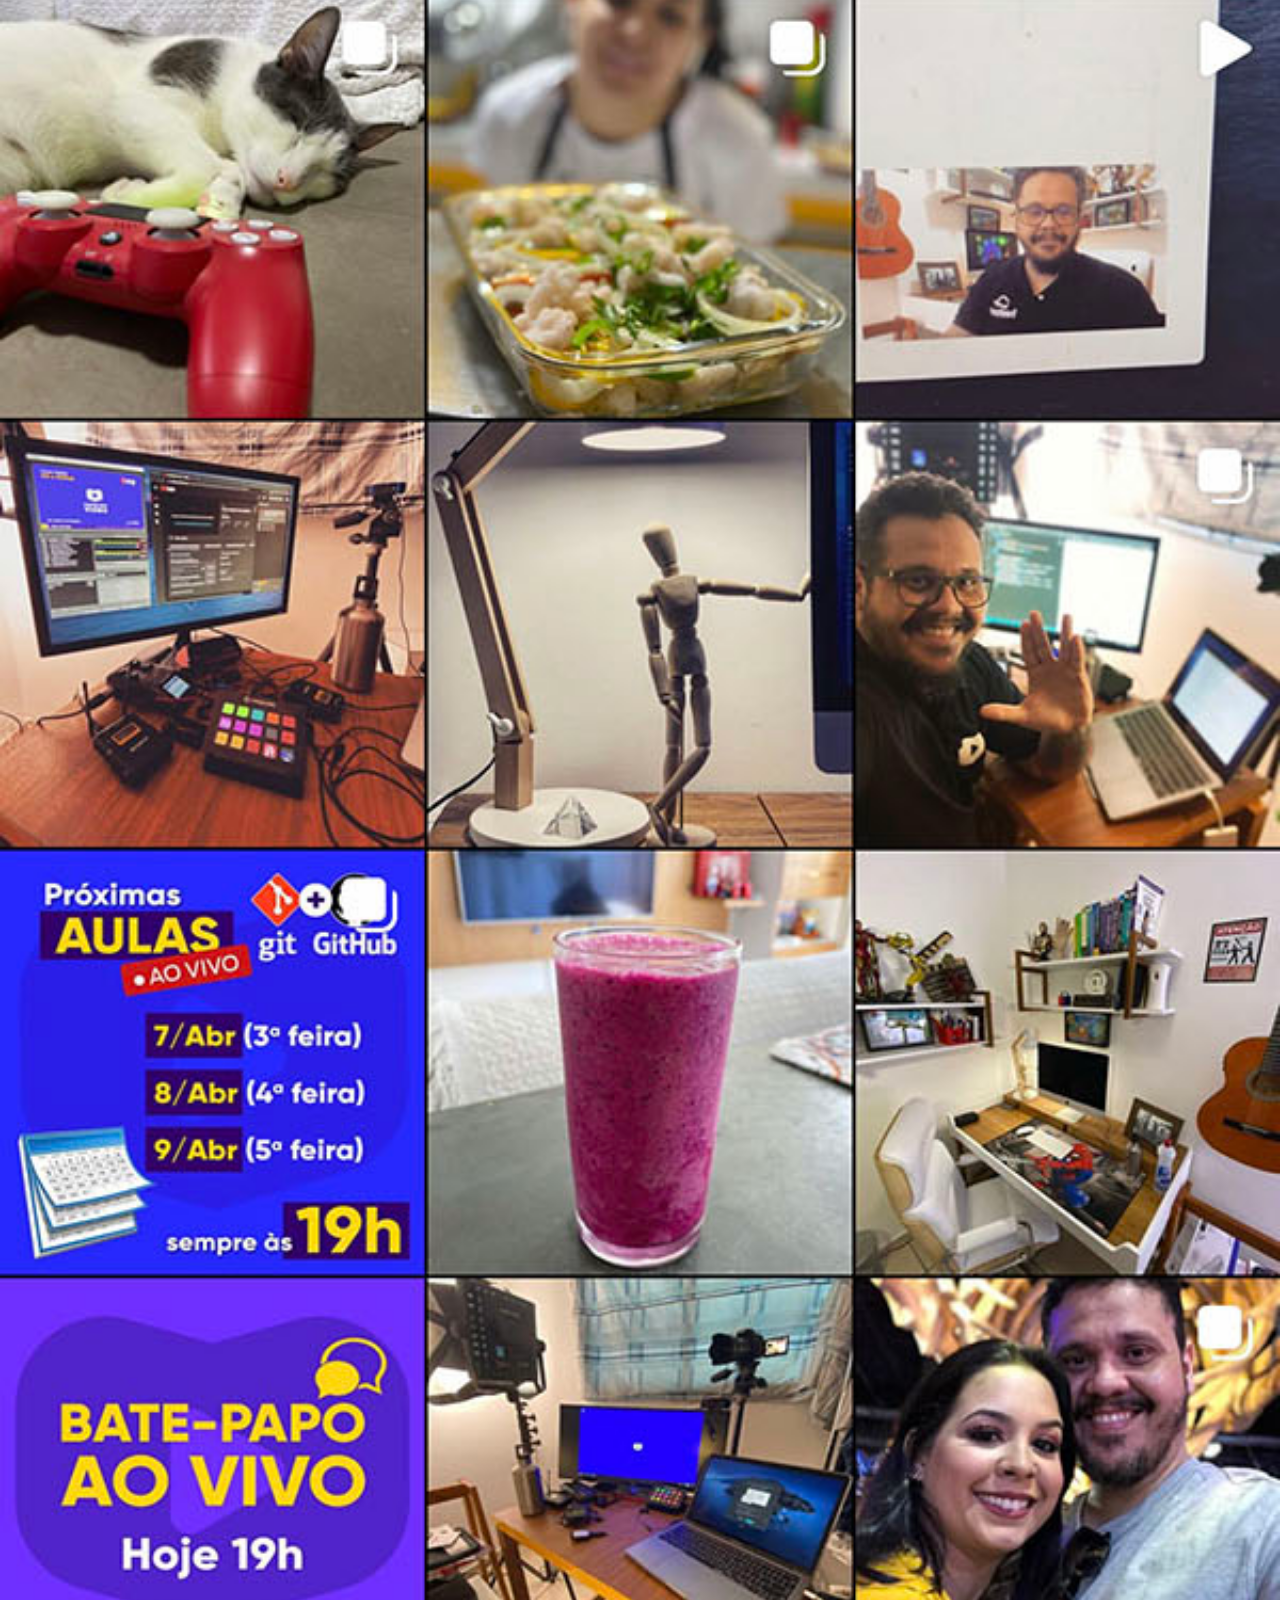
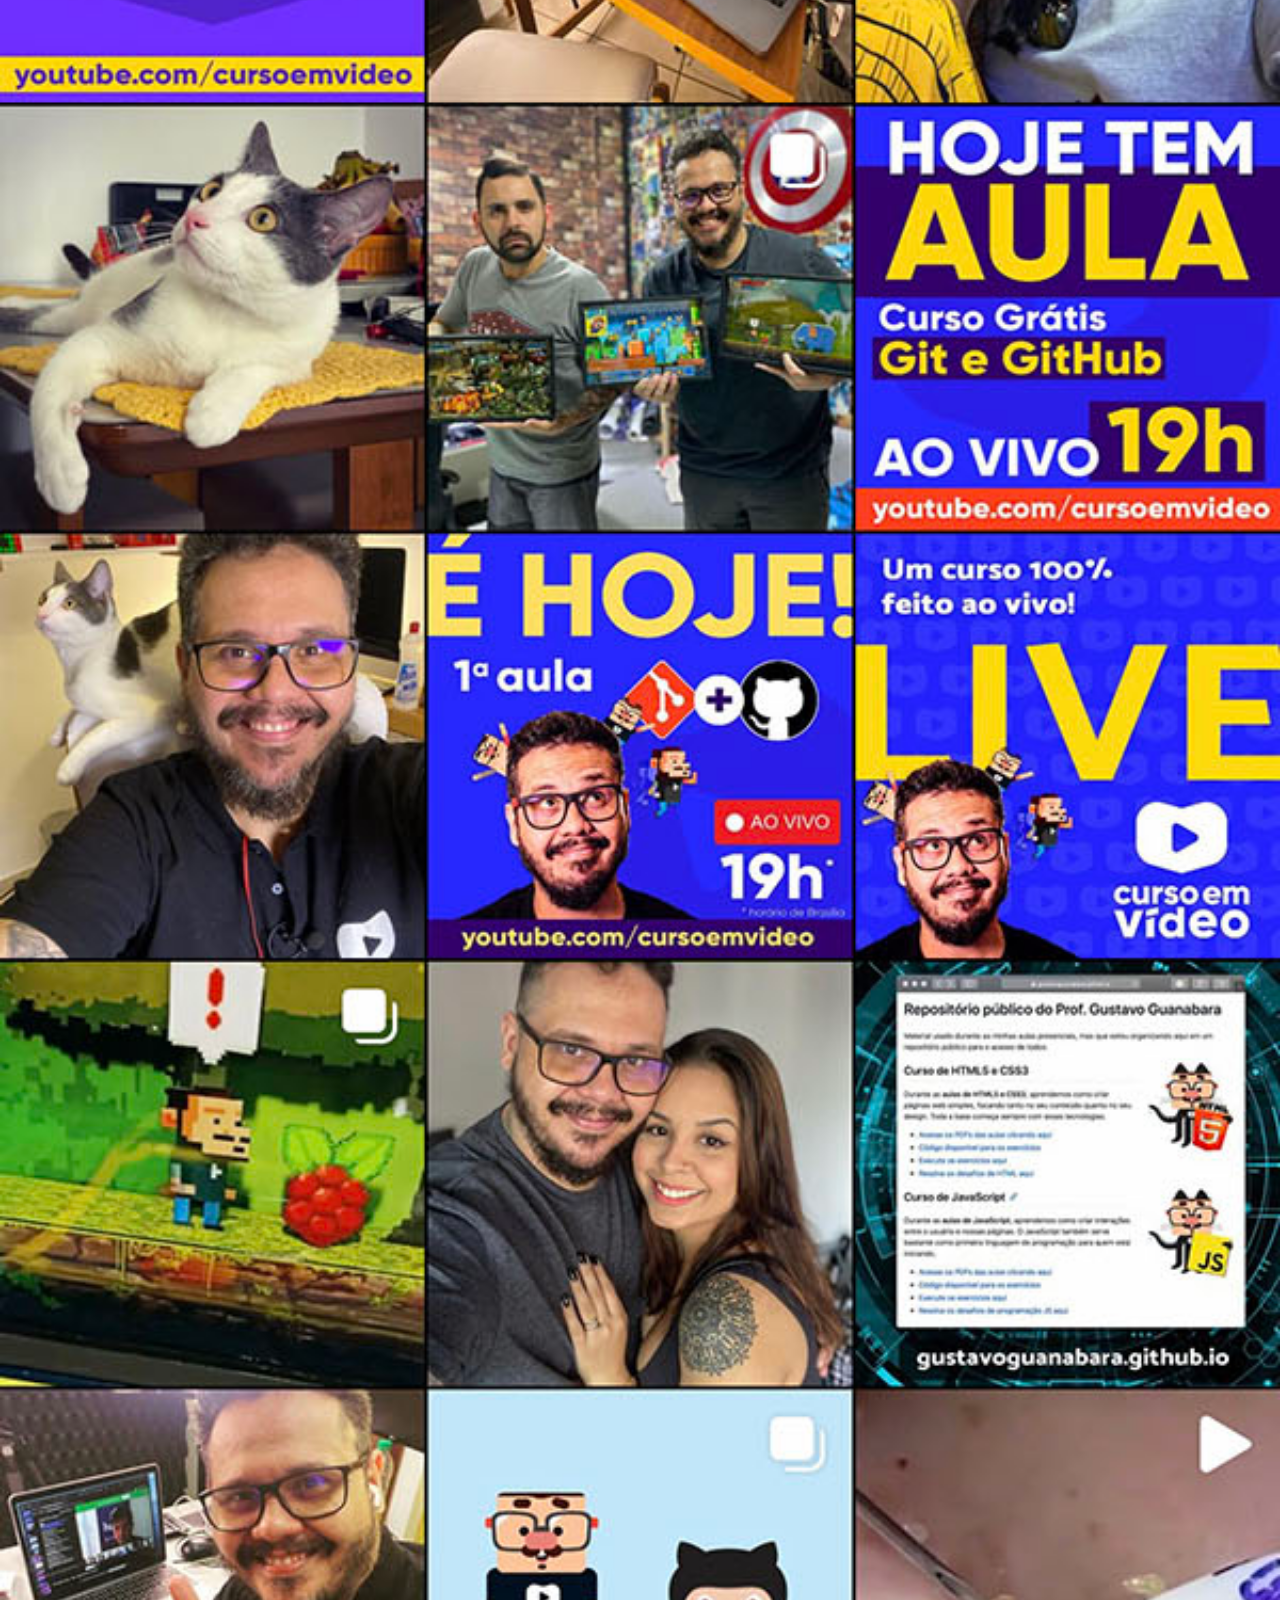
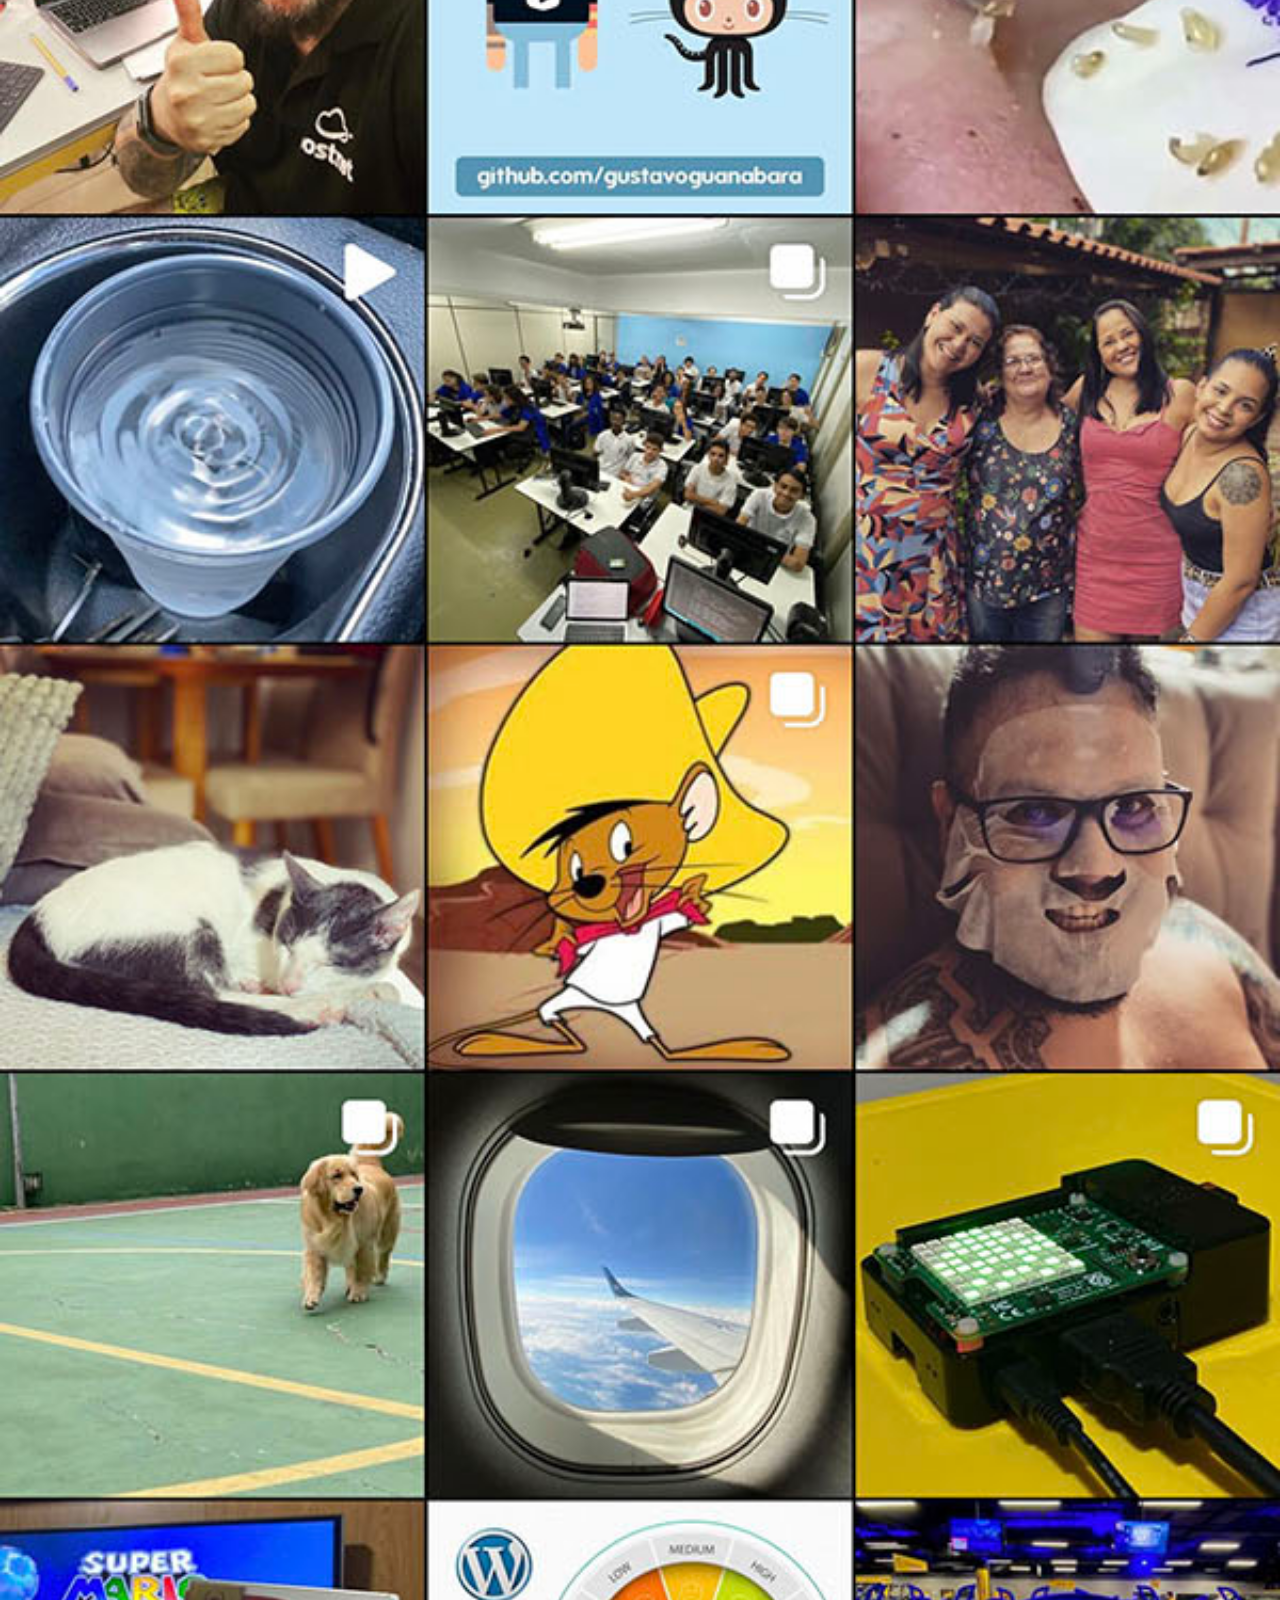
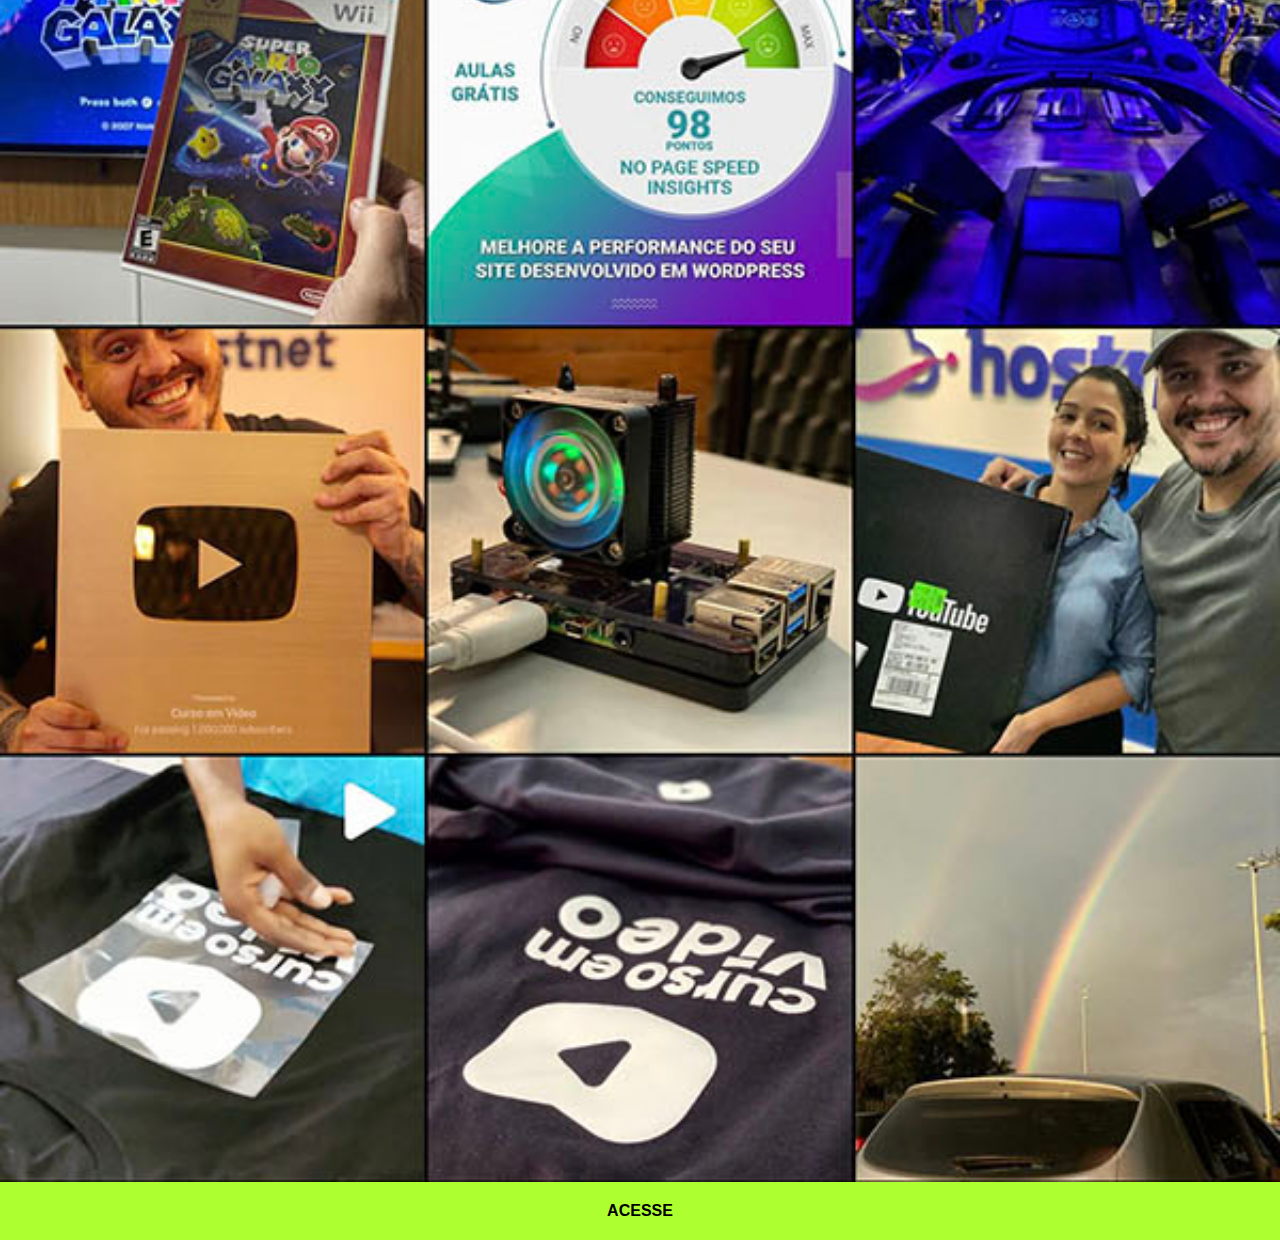
<file: instagram.html>
<!DOCTYPE html>
<html lang="pt-br">
<head>
    <meta charset="UTF-8">
    <meta name="viewport" content="width=device-width, initial-scale=1.0">
    <title>Instagram</title>
    <link rel="stylesheet" href="estilos/social.css">
</head>
<body>
    <img src="imagens/tela-instagram.jpg" alt="instagram">
    <a href="https://www.instagram.com/gustavoguanabara" target="_blank" rel="external">ACESSE</a>
</body>
</html>
</file>
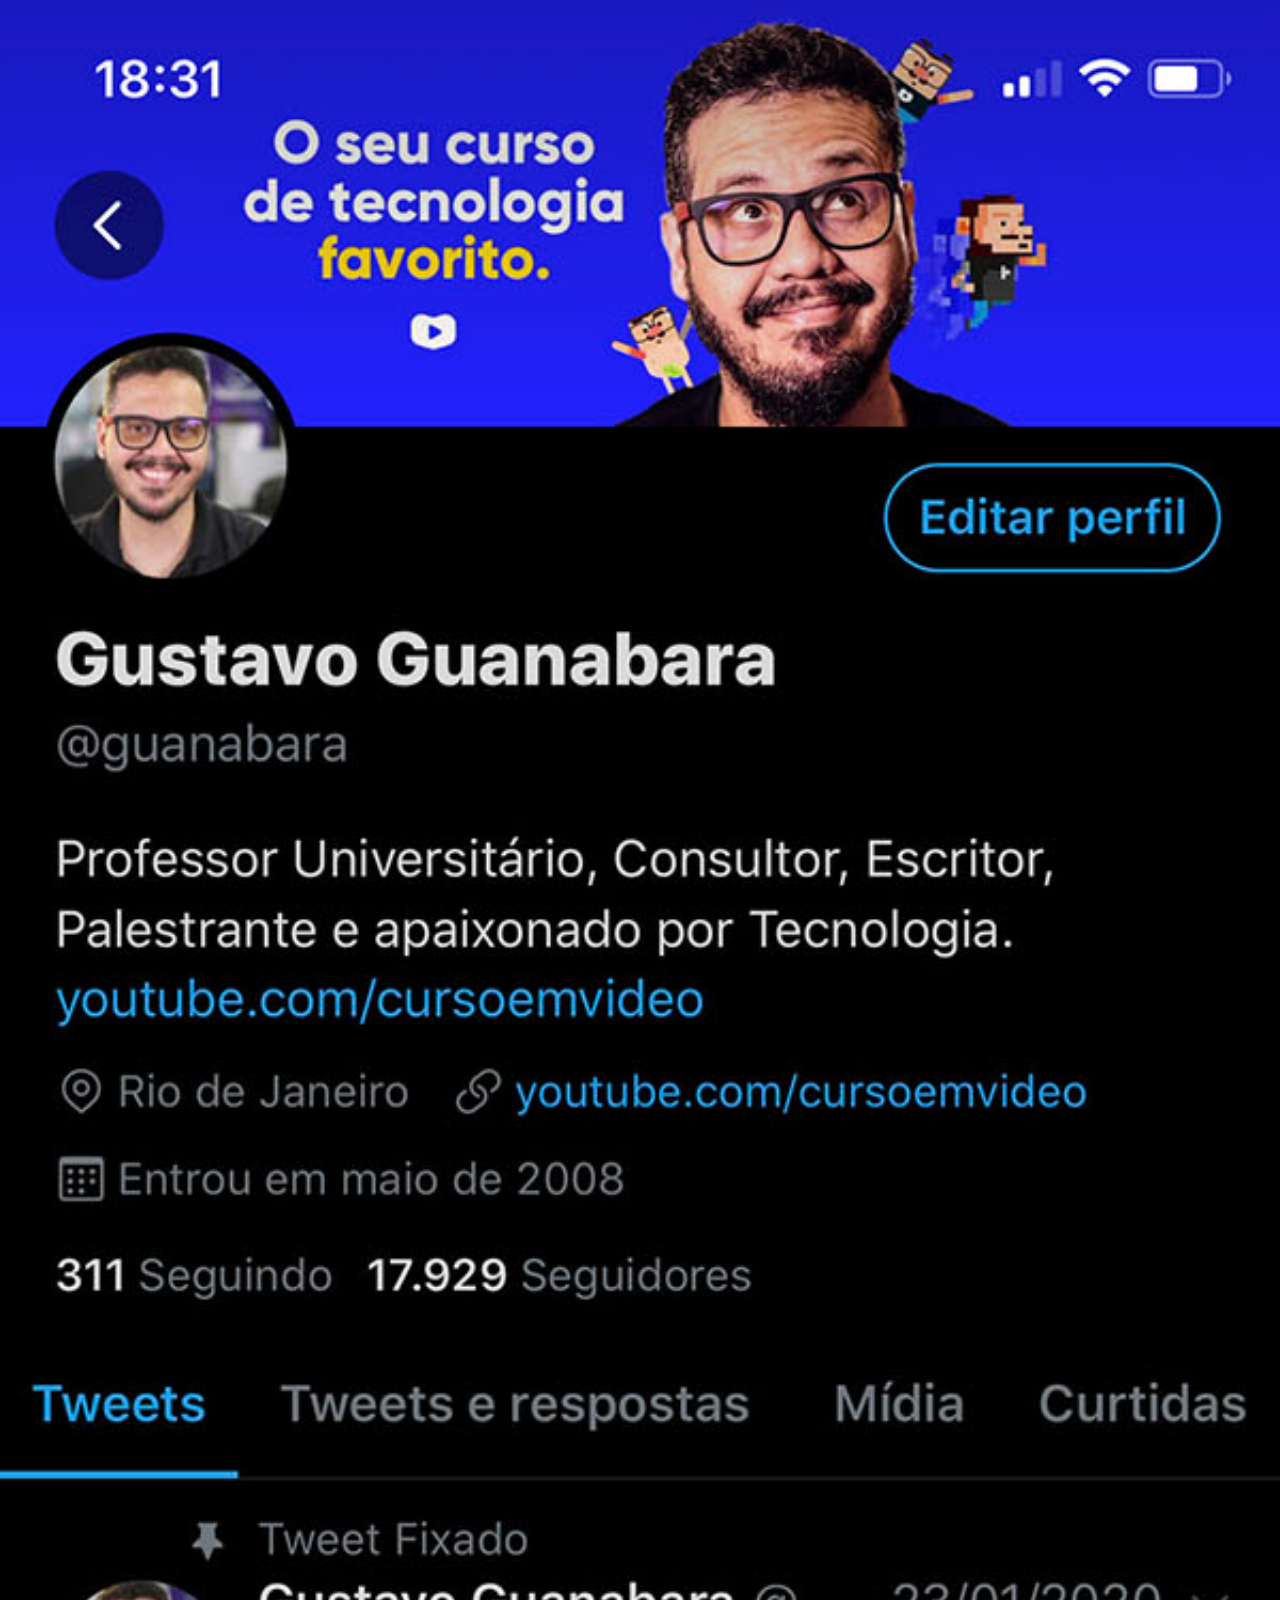
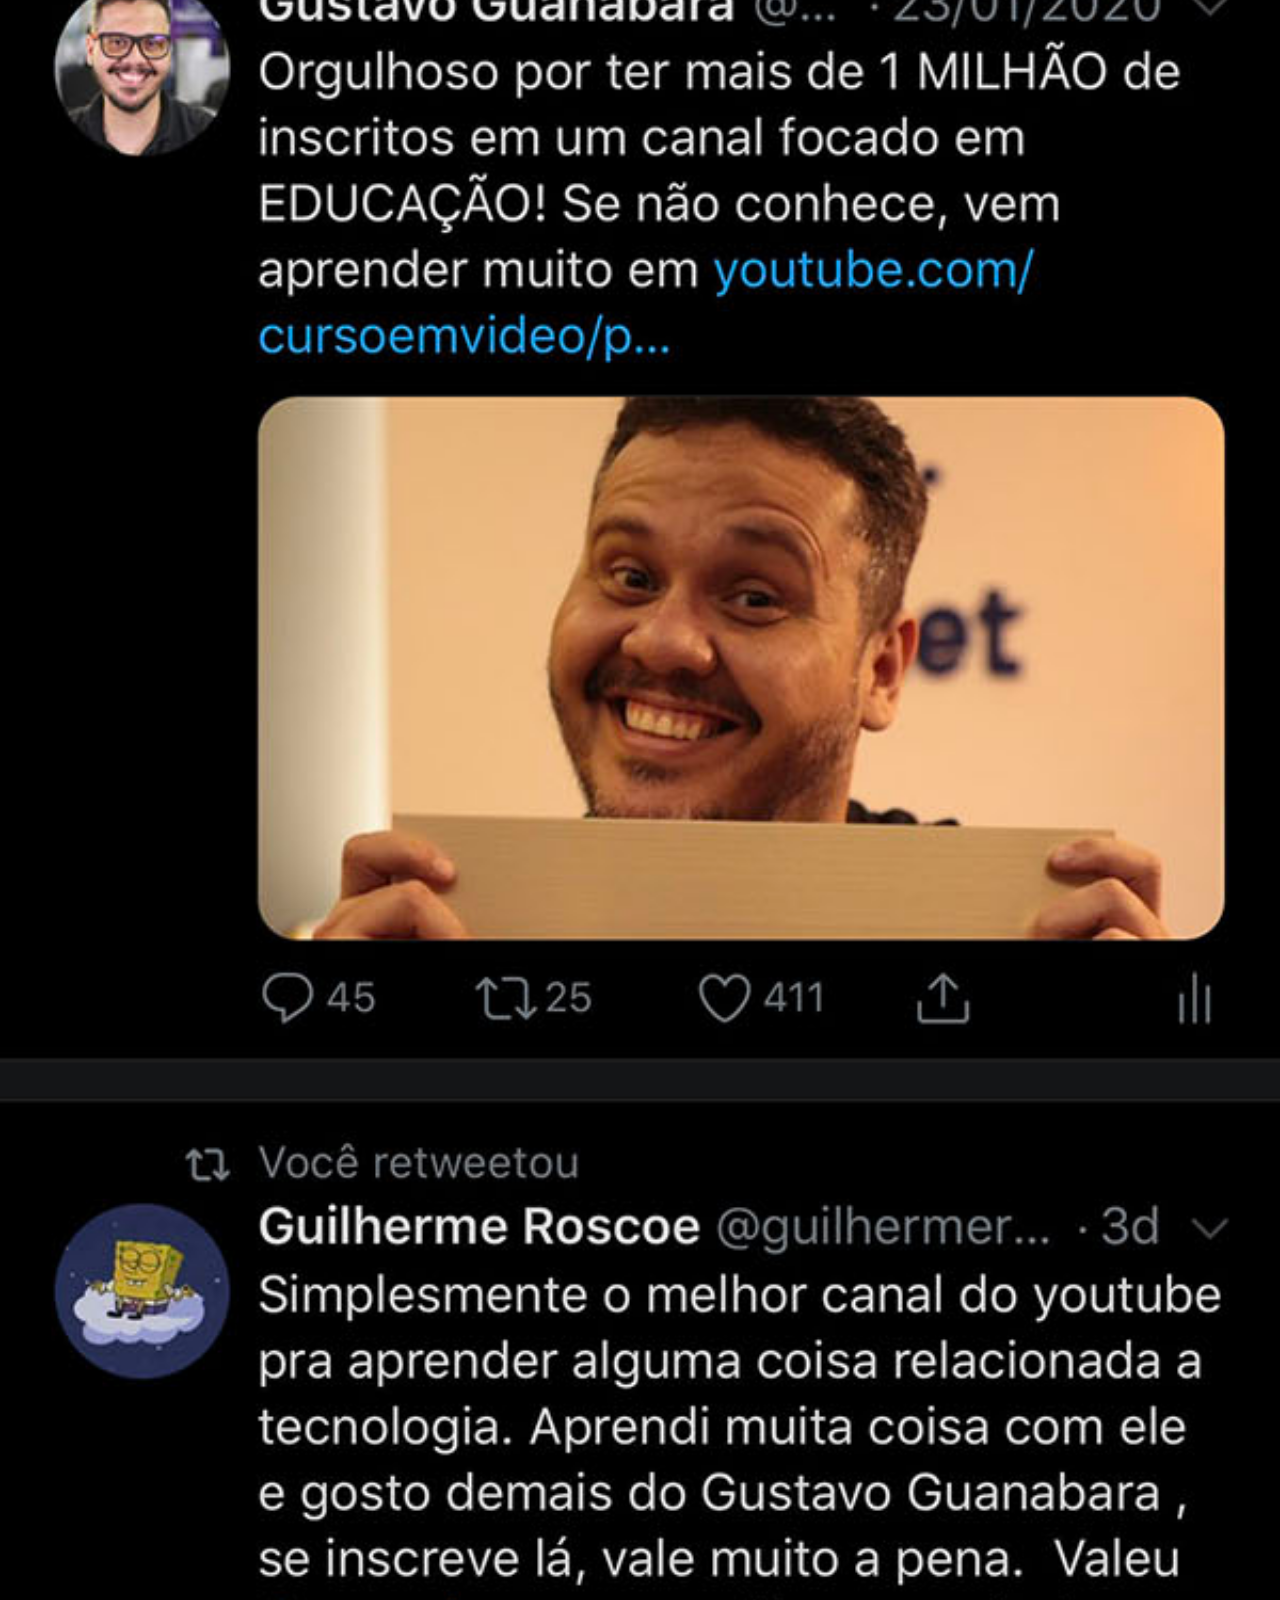
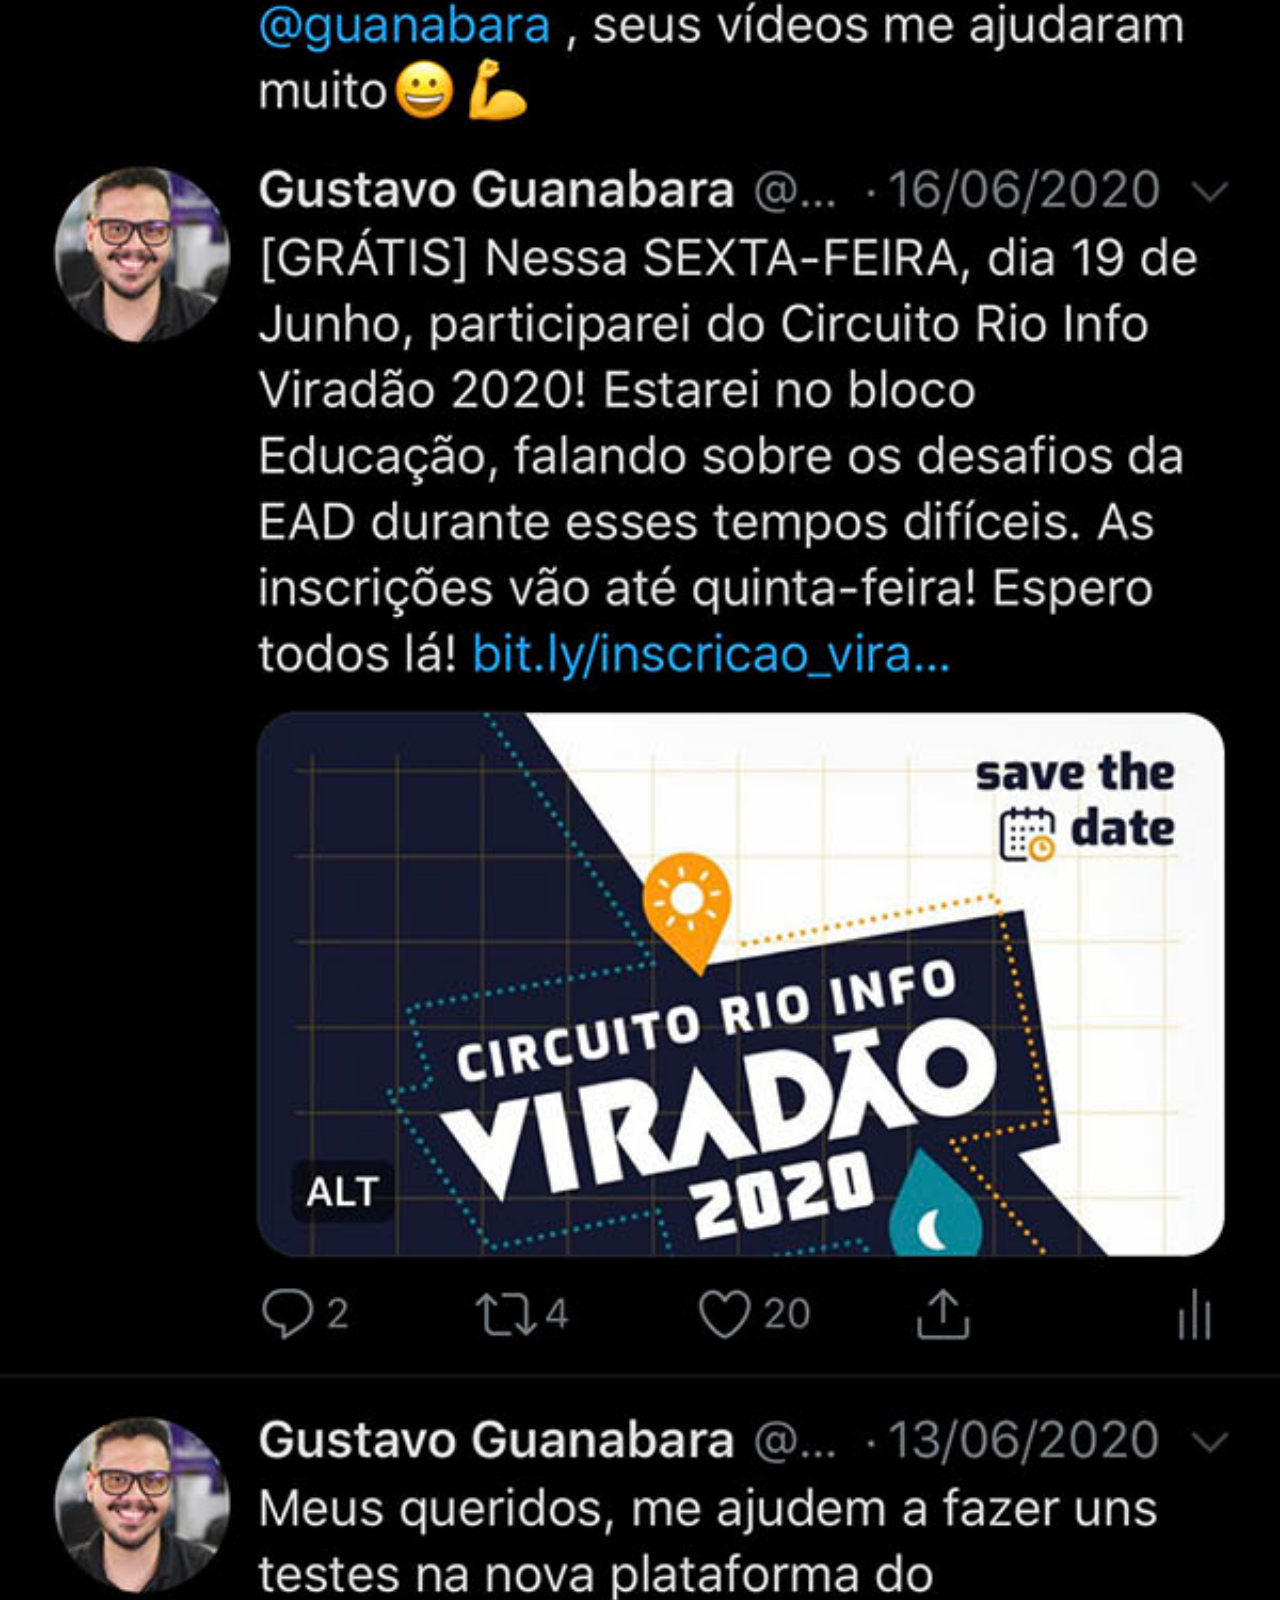
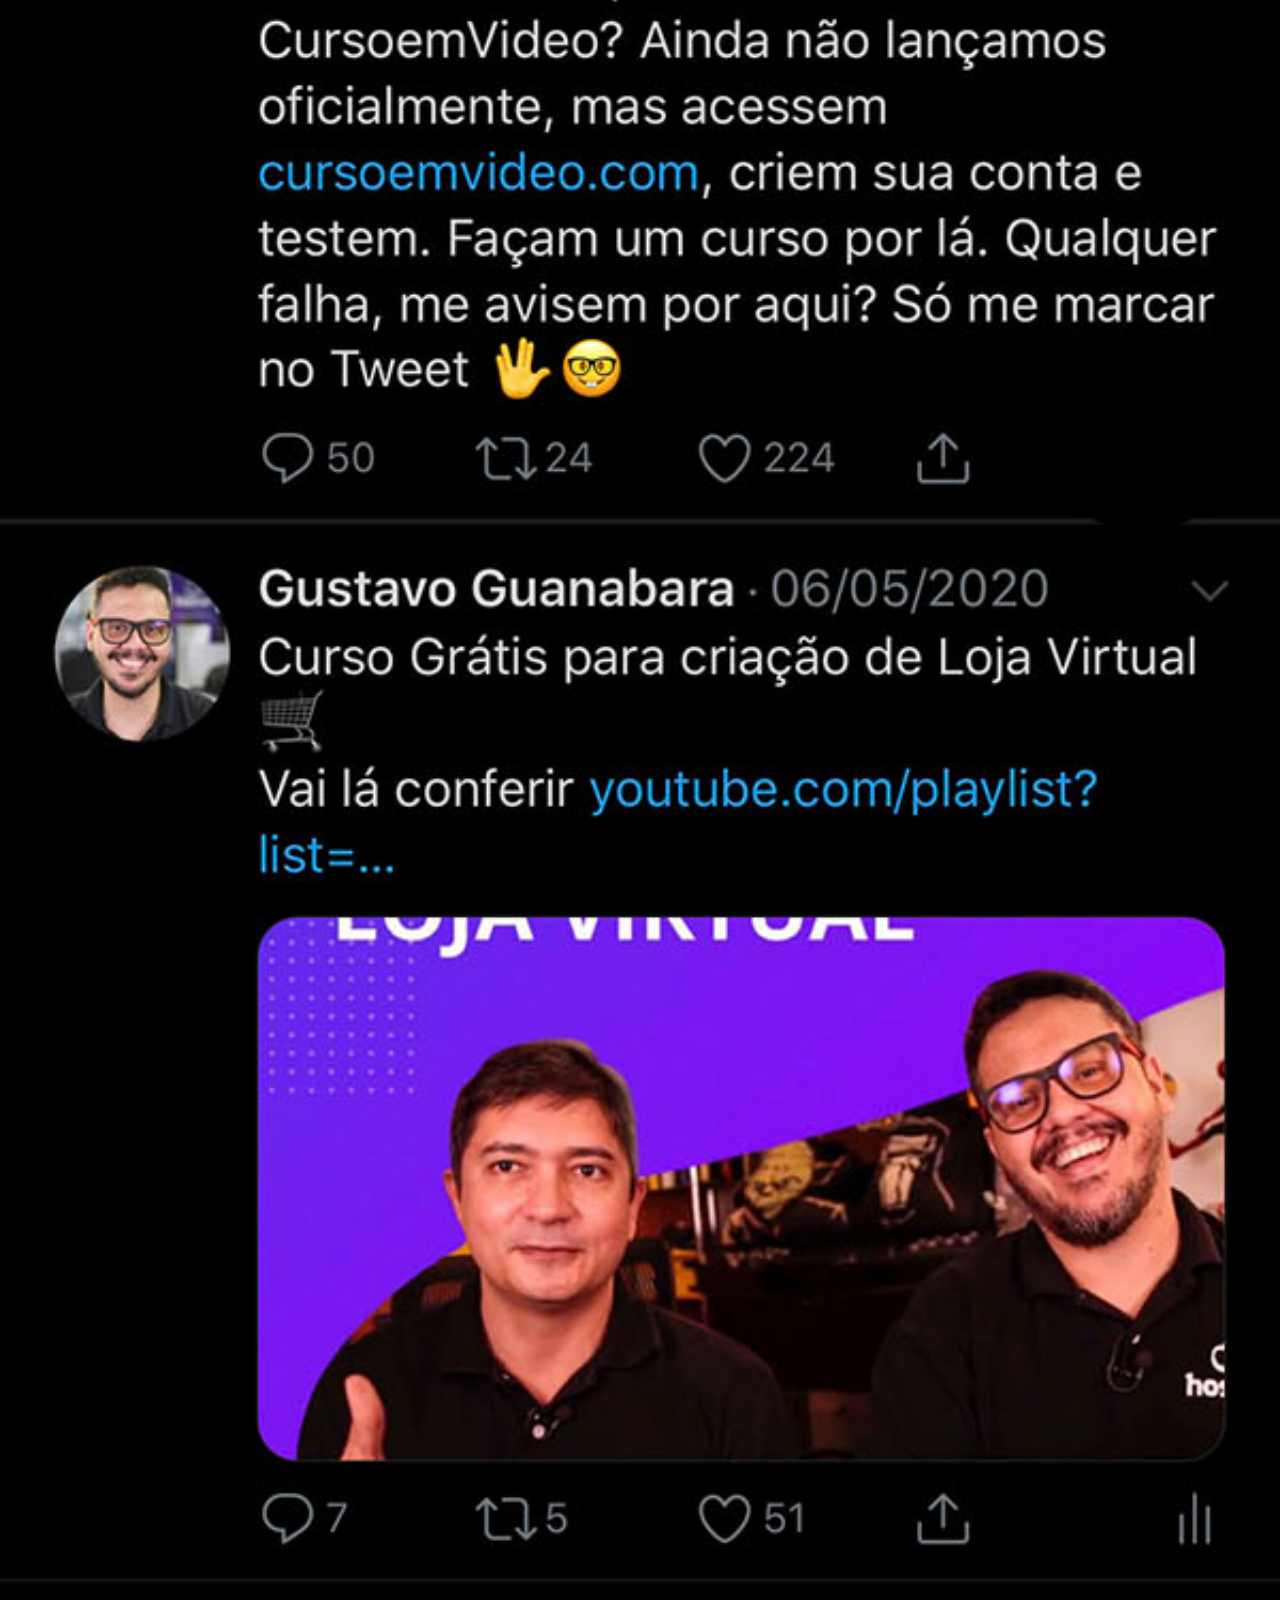
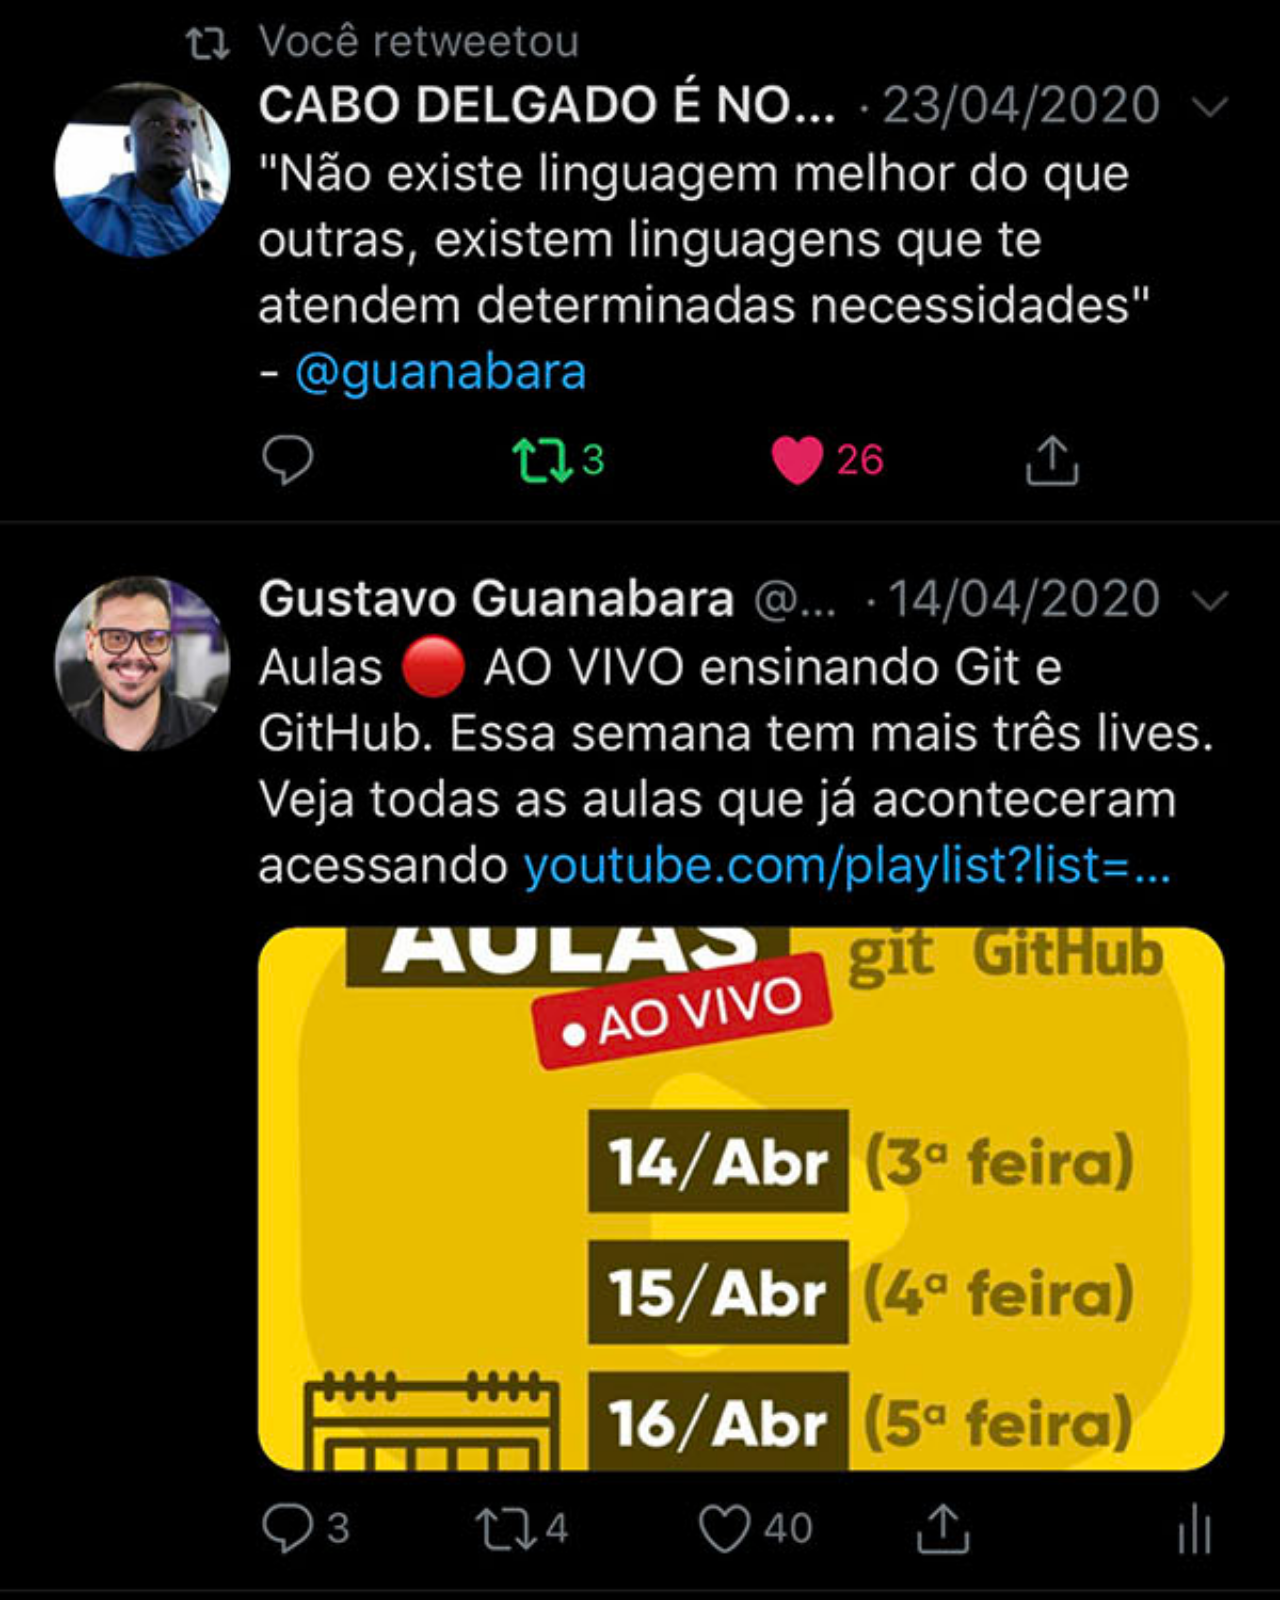
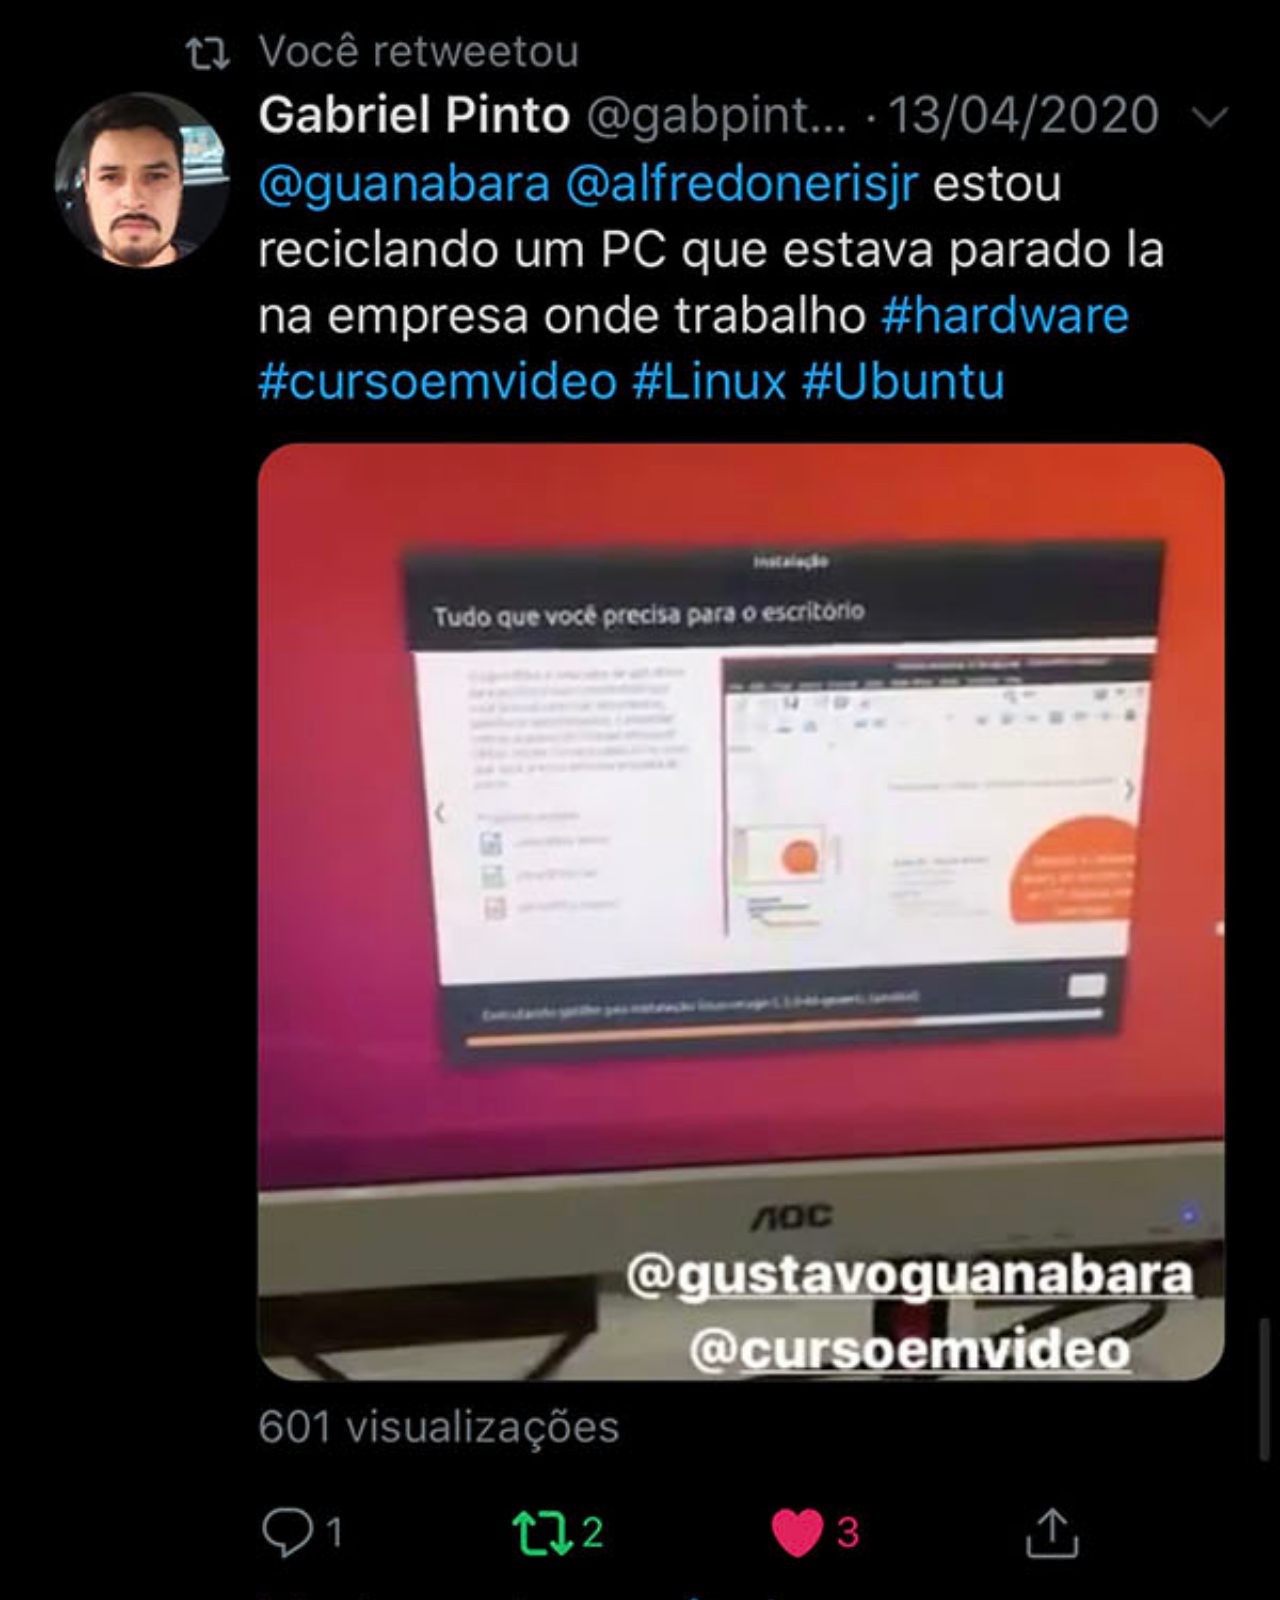
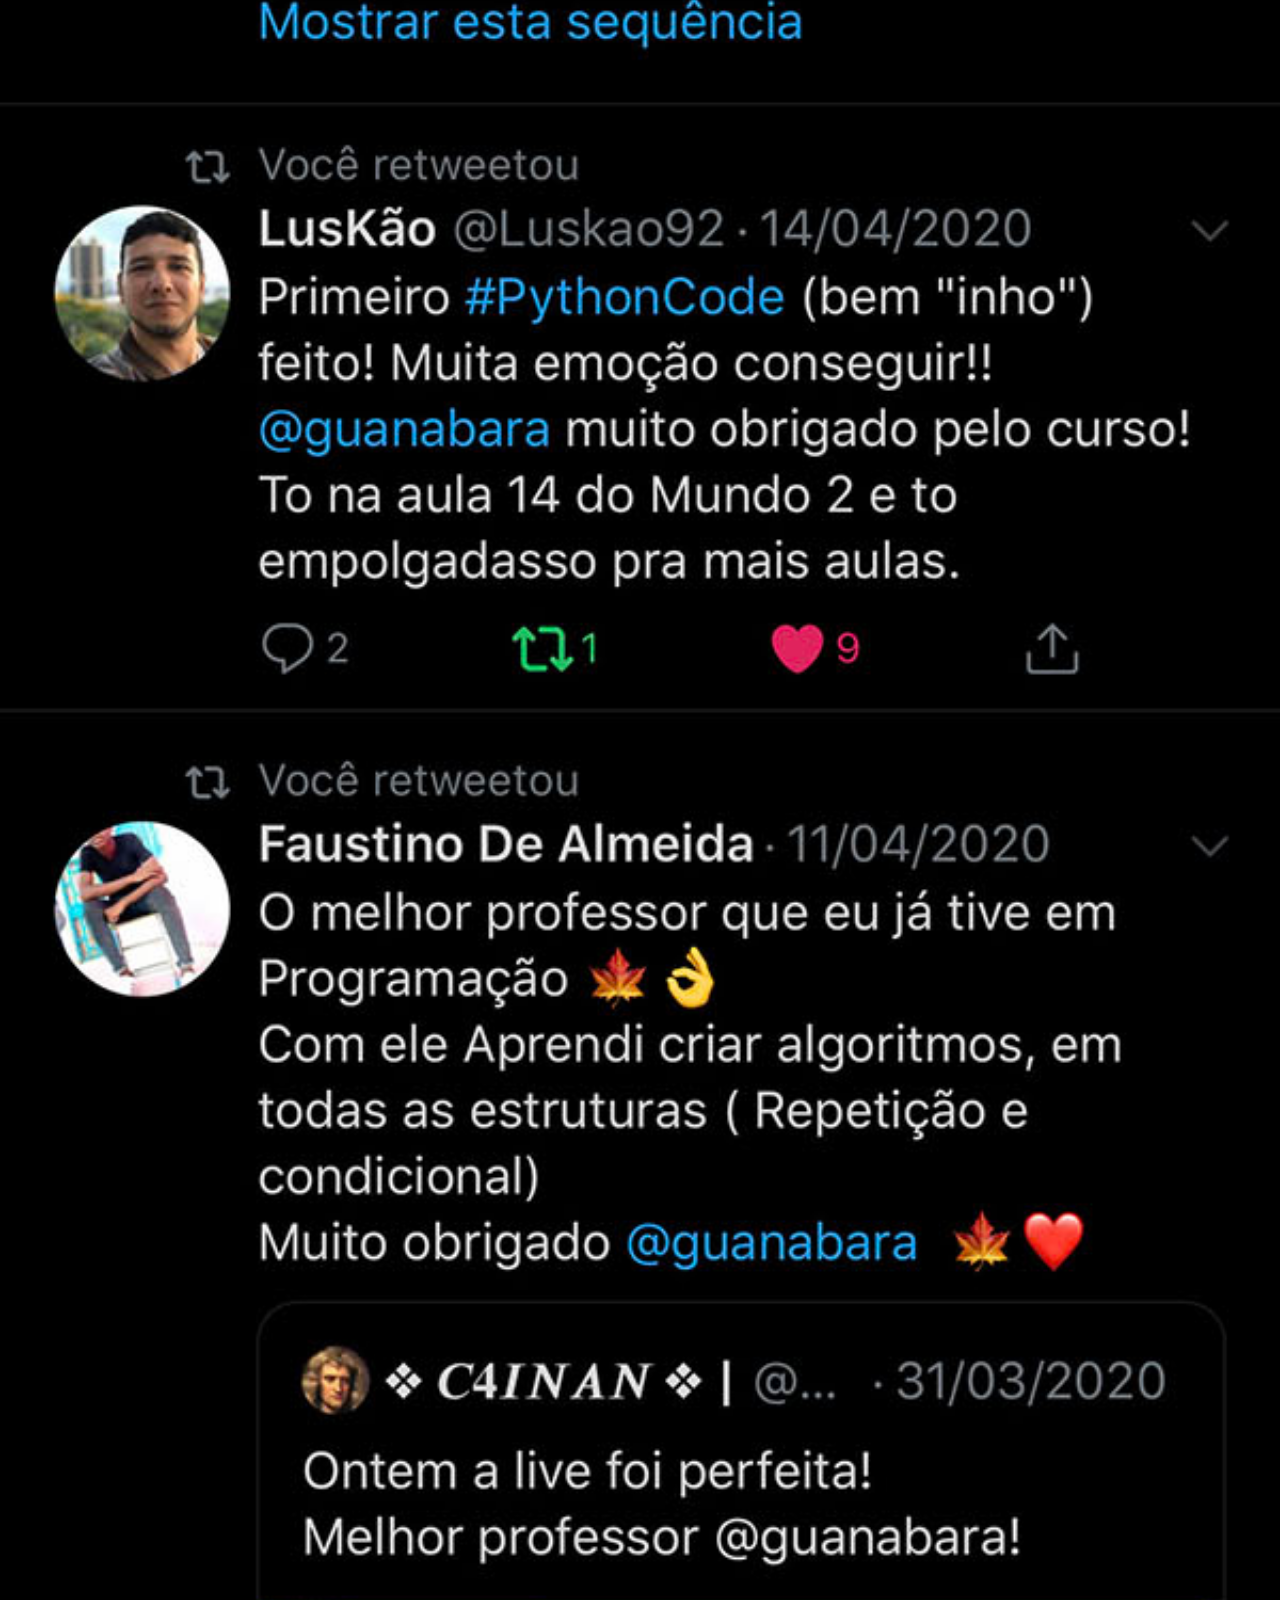
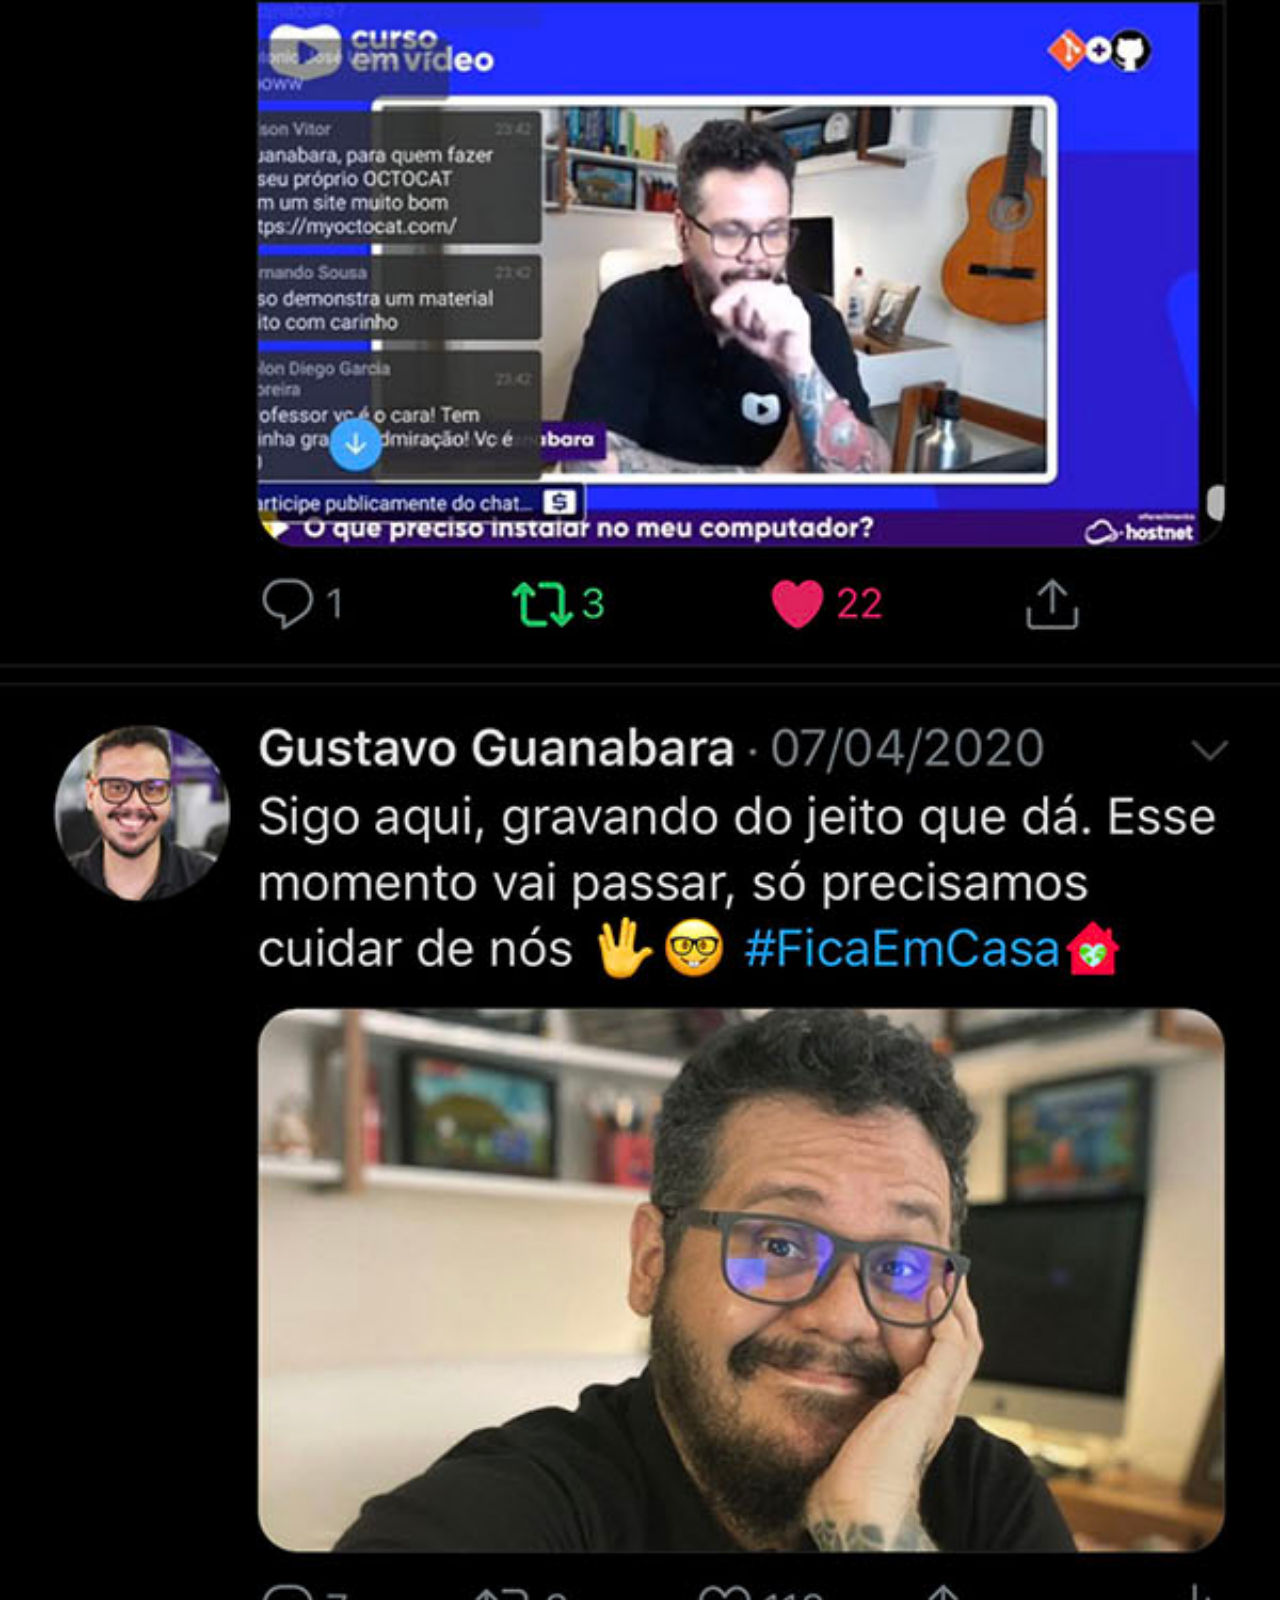
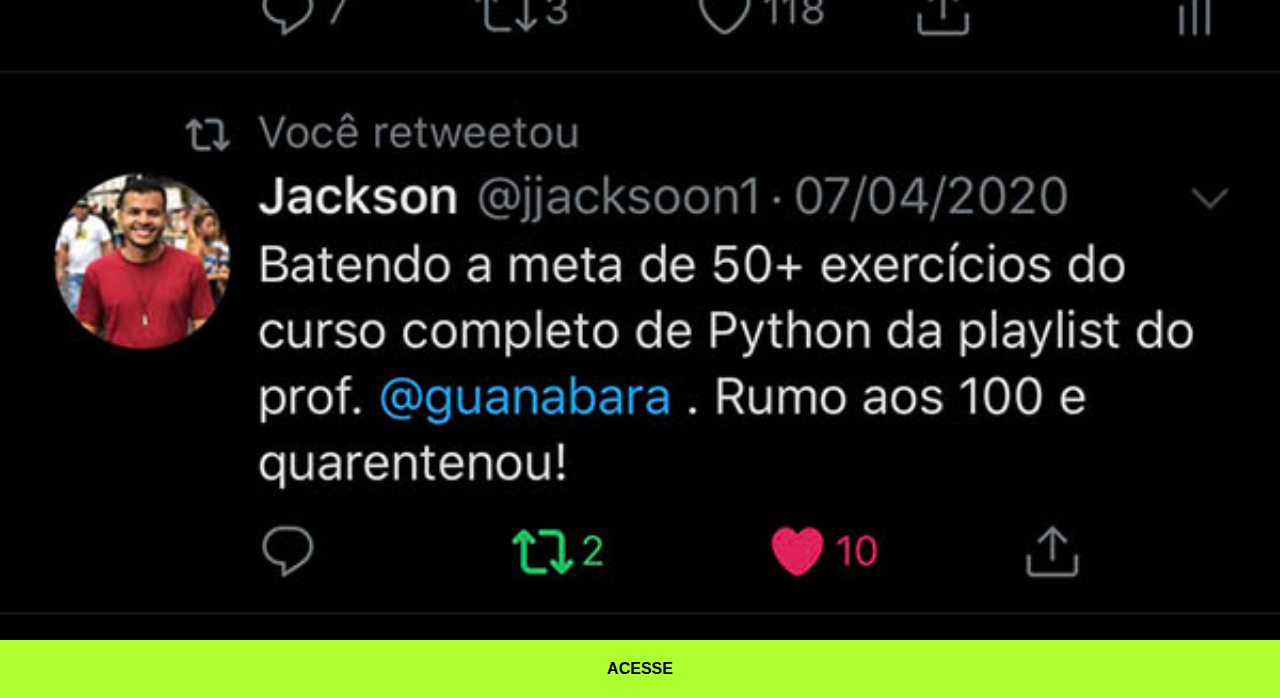
<file: twitter.html>
<!DOCTYPE html>
<html lang="pt-br">
<head>
    <meta charset="UTF-8">
    <meta name="viewport" content="width=device-width, initial-scale=1.0">
    <title>Twitter</title>
    <link rel="stylesheet" href="estilos/social.css">
</head>
<body>
    <img src="imagens/tela-twitter.jpg" alt="twitter">
    <a href="https://x.com/guanabara" target="_blank" rel="external">ACESSE</a>
</body>
</html>
</file>
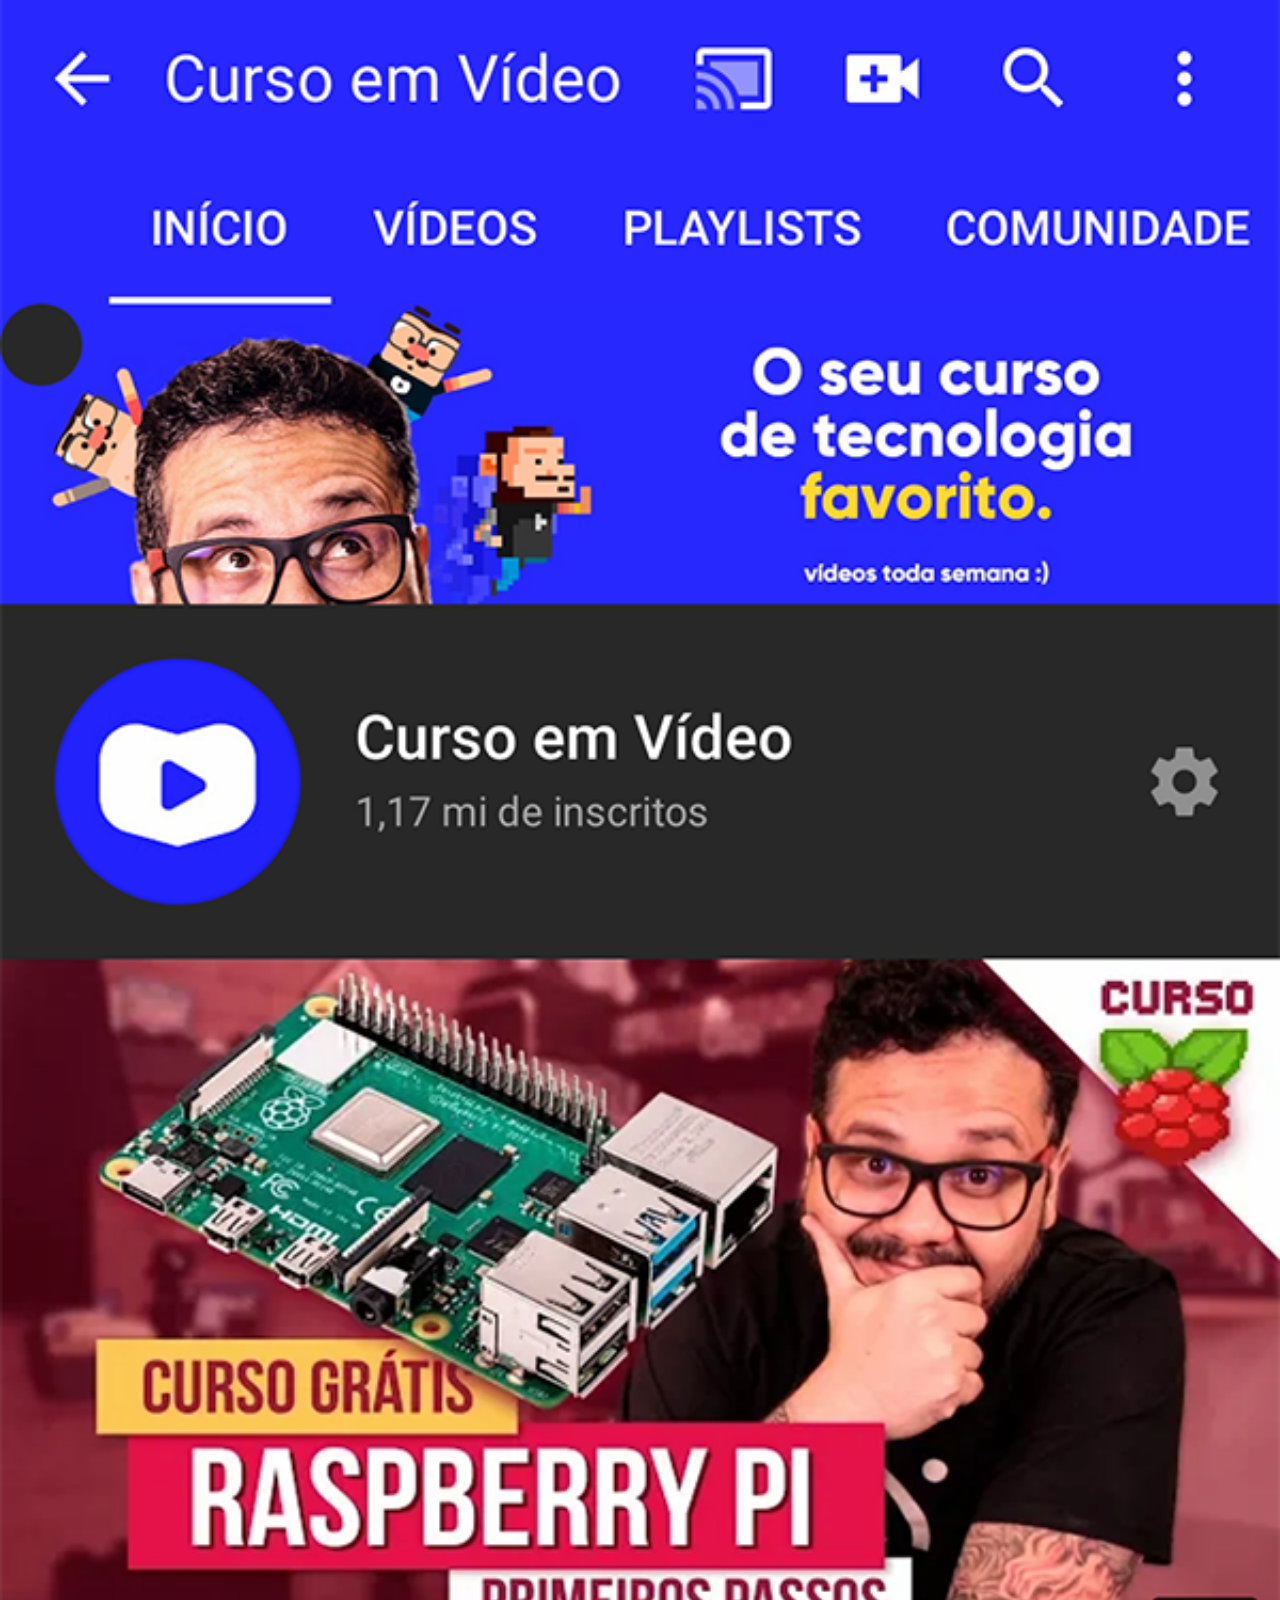
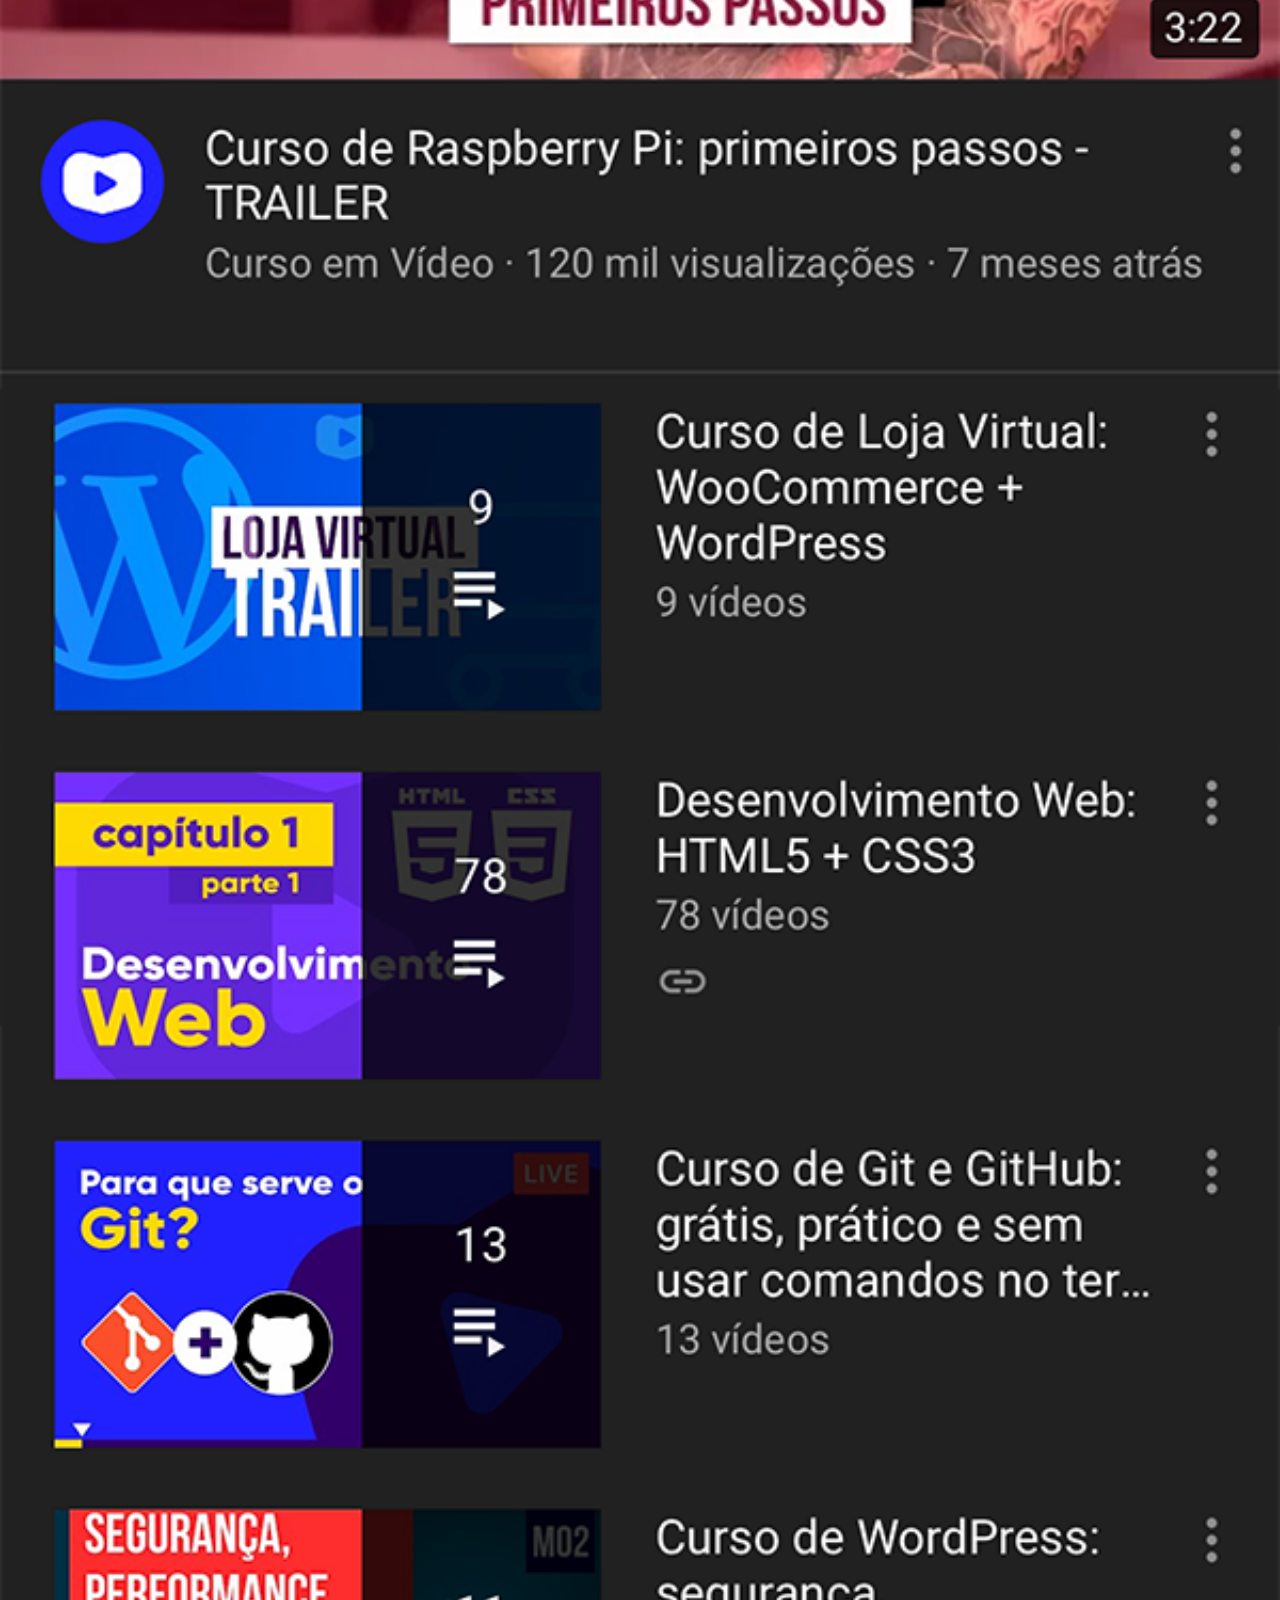
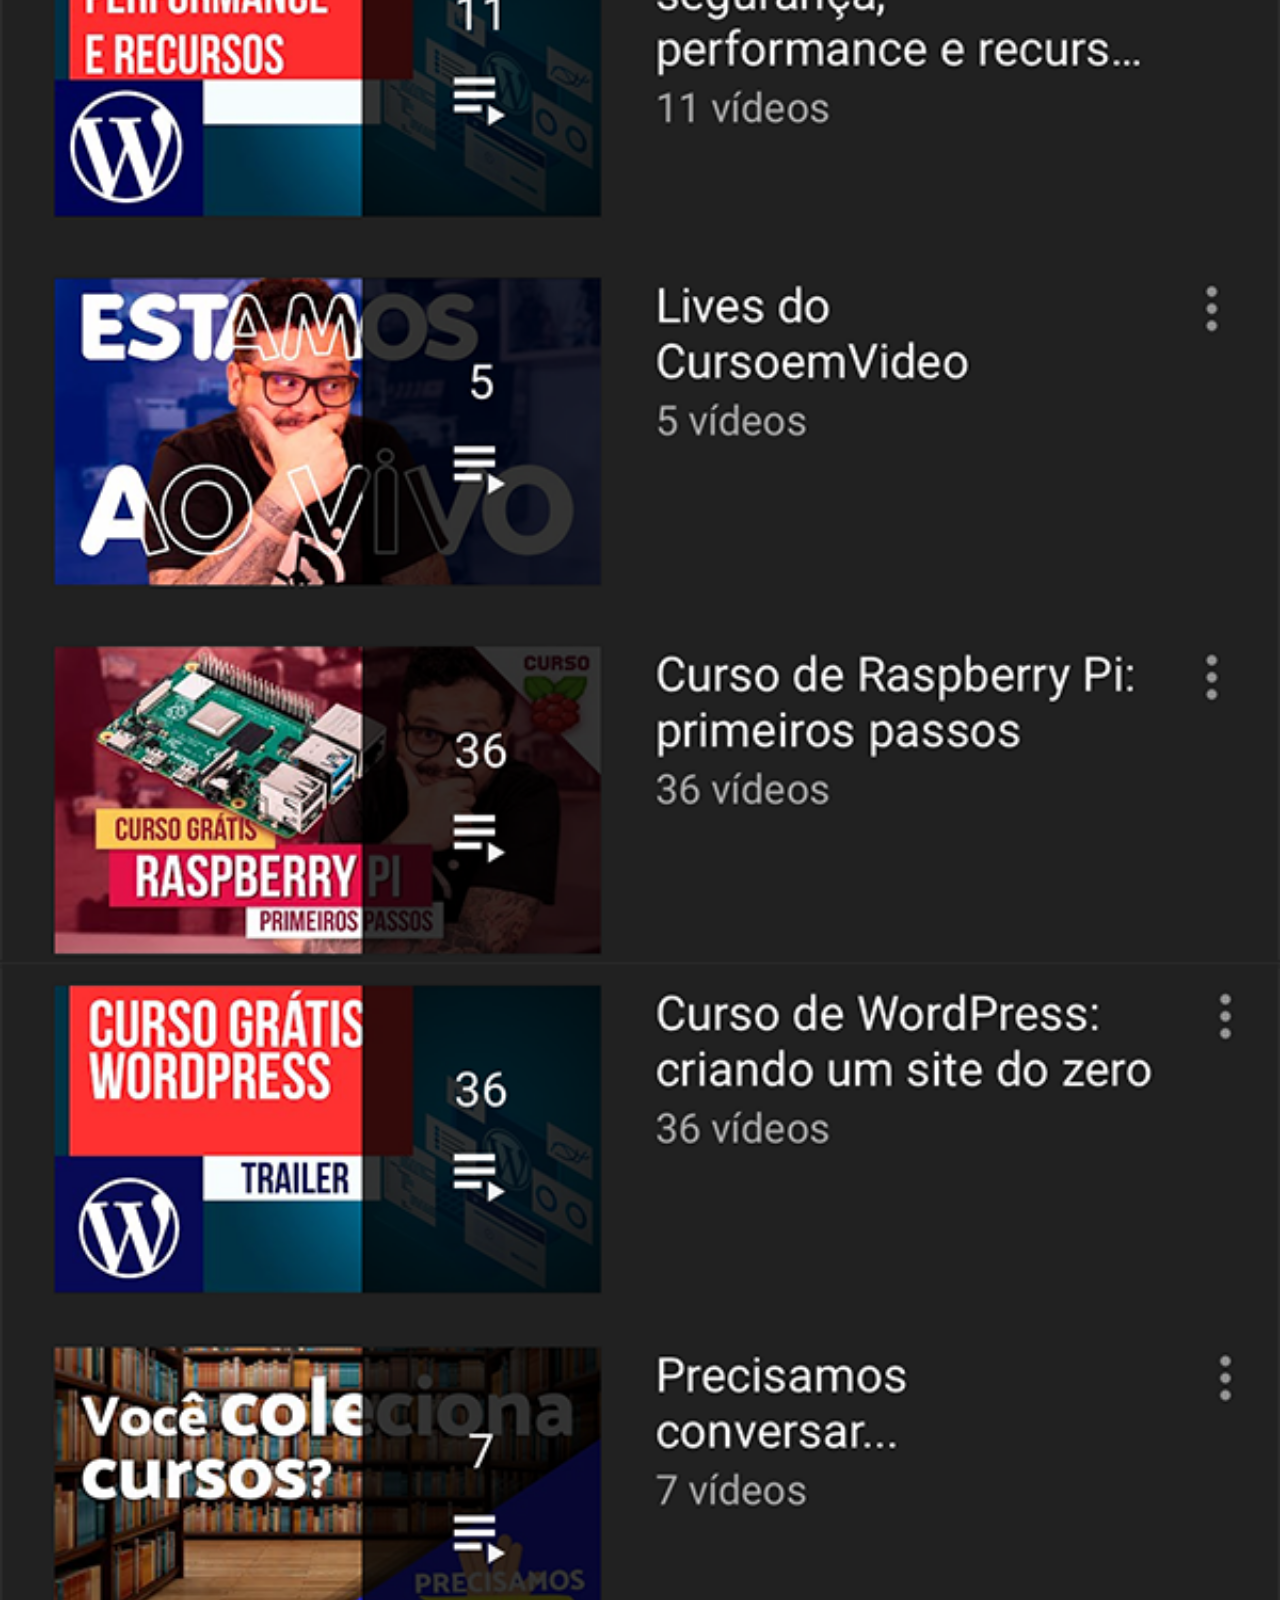
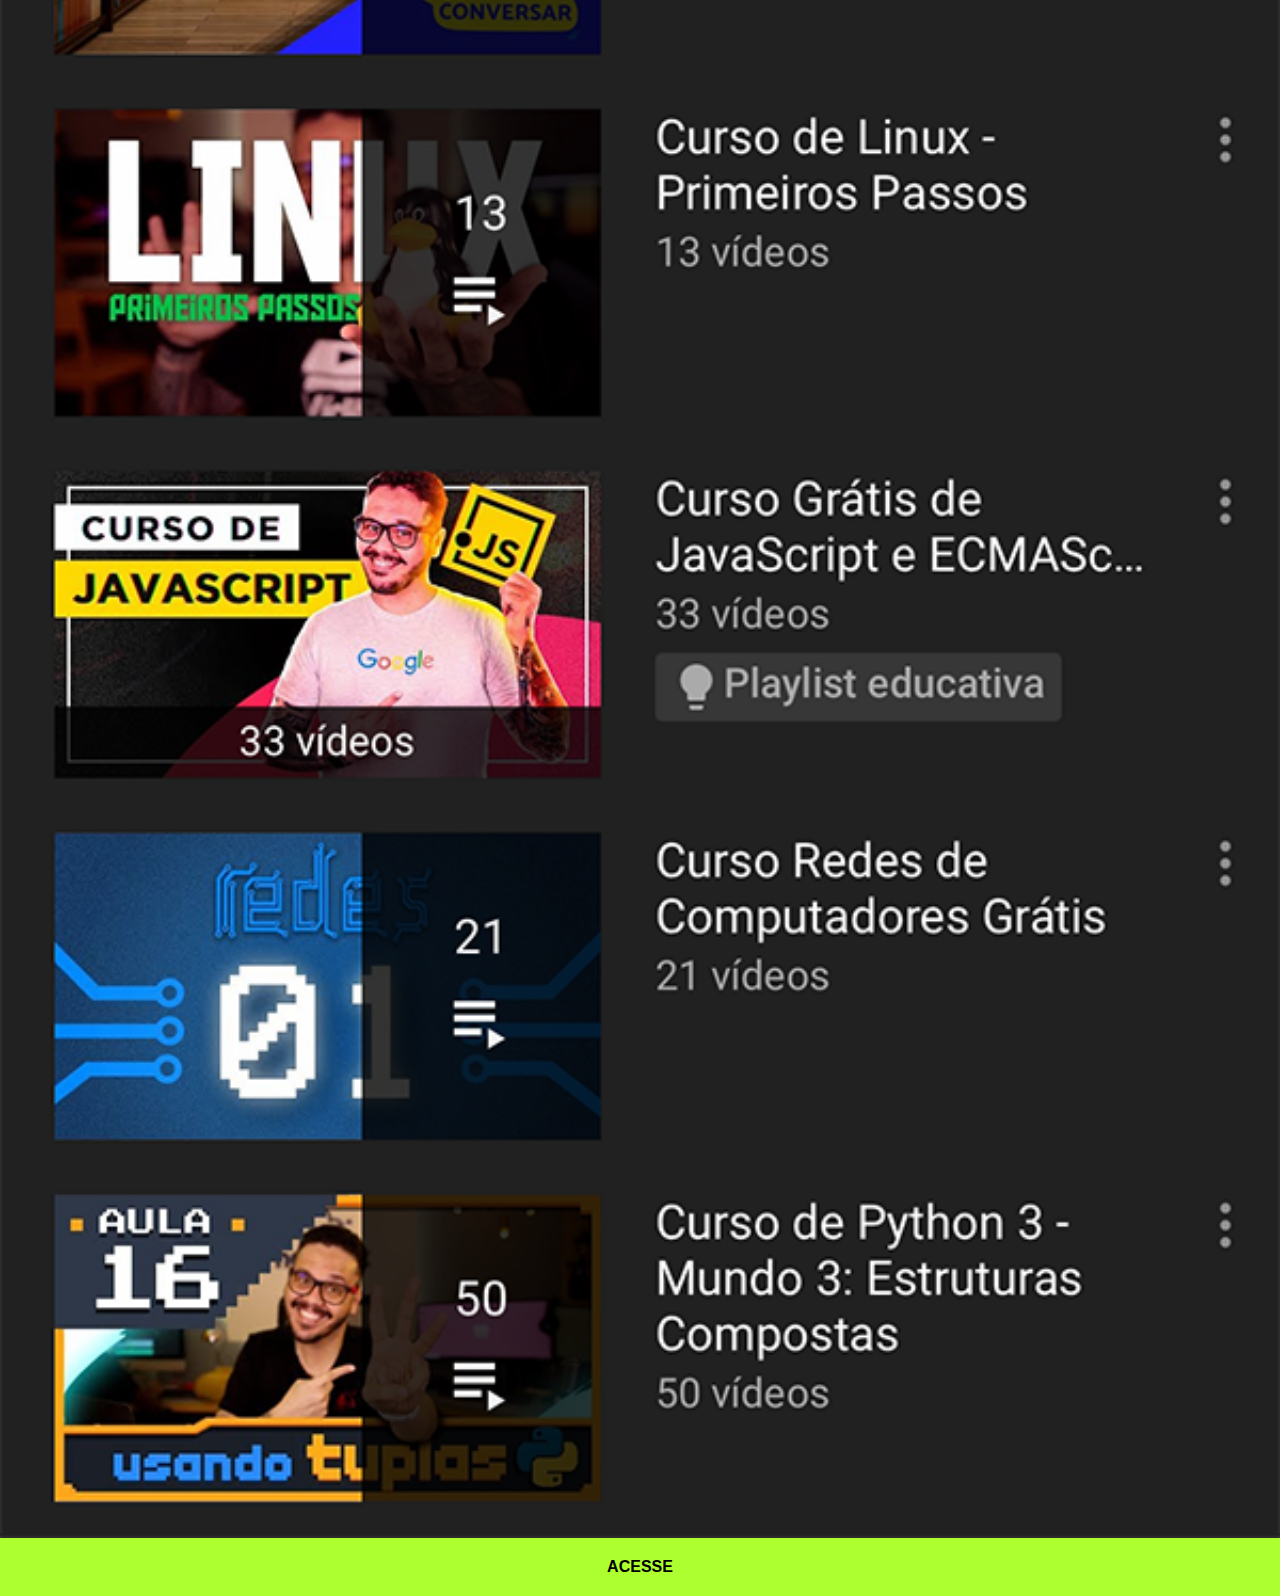
<file: youtube.html>
<!DOCTYPE html>
<html lang="pt-br">
<head>
    <meta charset="UTF-8">
    <meta name="viewport" content="width=device-width, initial-scale=1.0">
    <title>YouTube</title>
    <link rel="stylesheet" href="estilos/social.css">
</head>
<body>
    <img src="imagens/tela-youtube.png" alt="youtube">
    <a href="https://www.youtube.com/c/CursoemV%C3%ADdeo/playlists" target="_blank" rel="external">ACESSE</a>
</body>
</html>
</file>
<file: estilos/style.css>
@charset "UTF-8";
* {
    margin: 0px;
    padding: 0px;
    font-family: Arial, Helvetica, sans-serif;
}
html, body {
    height: 100vh;
    width: 100vw;
    background-color: black;
}
body {
    background-image: url(../imagens/fundo-madeira.jpg);
    background-size: cover;
    background-position: center center;
    background-attachment: fixed;
    background-repeat: no-repeat;
}
main {
    height: 100vh;
    position: relative;
}
#telefone {
    width: 311px;
    height: 627px;
    background-image: url(../imagens/frame-iphone.png);
    position: absolute;
    top: 50%;
    left: 50%;
    transform: translate(-50%, -50%);
}
#tela {
    position: relative;
    top: 80px;
    left: 21px;
    width: 268px;
    height: 473px;
}
#redes {
    position: absolute;
    top: 10%;
    right: 1%;
}
img {
    width: 50px;
    height: 50px;
    border-radius: 25px;
    box-shadow: 0px 2px 2px 0px rgba(0, 0, 0, 0.5);
    margin-bottom: 10px;
}
img:hover {
    border: 2px solid rgb(43, 255, 0);
    box-sizing: border-box;
    transform: translate(-5%, -5%);
    box-shadow: 5px 5px 5px 0px rgba(0, 0, 0, 0.5);
    transition-duration: 0.5s;
}
</file>
<file: estilos/social.css>
@charset "UTF-8";
* {
    margin: 0px;
    padding: 0px;
    font-family: Arial, Helvetica, sans-serif;
}
::-webkit-scrollbar {
    width: 0px;
    height: 0px;
}
img {
    display: block;
    width: 100vw;
}
a {
    display: block;
    background-color: greenyellow;
    color: black;
    padding: 20px;
    text-align: center;
    font-weight: bolder;
    text-decoration: none;
}
a:hover {
    background-color: rgb(0, 255, 0);
}
</file>
